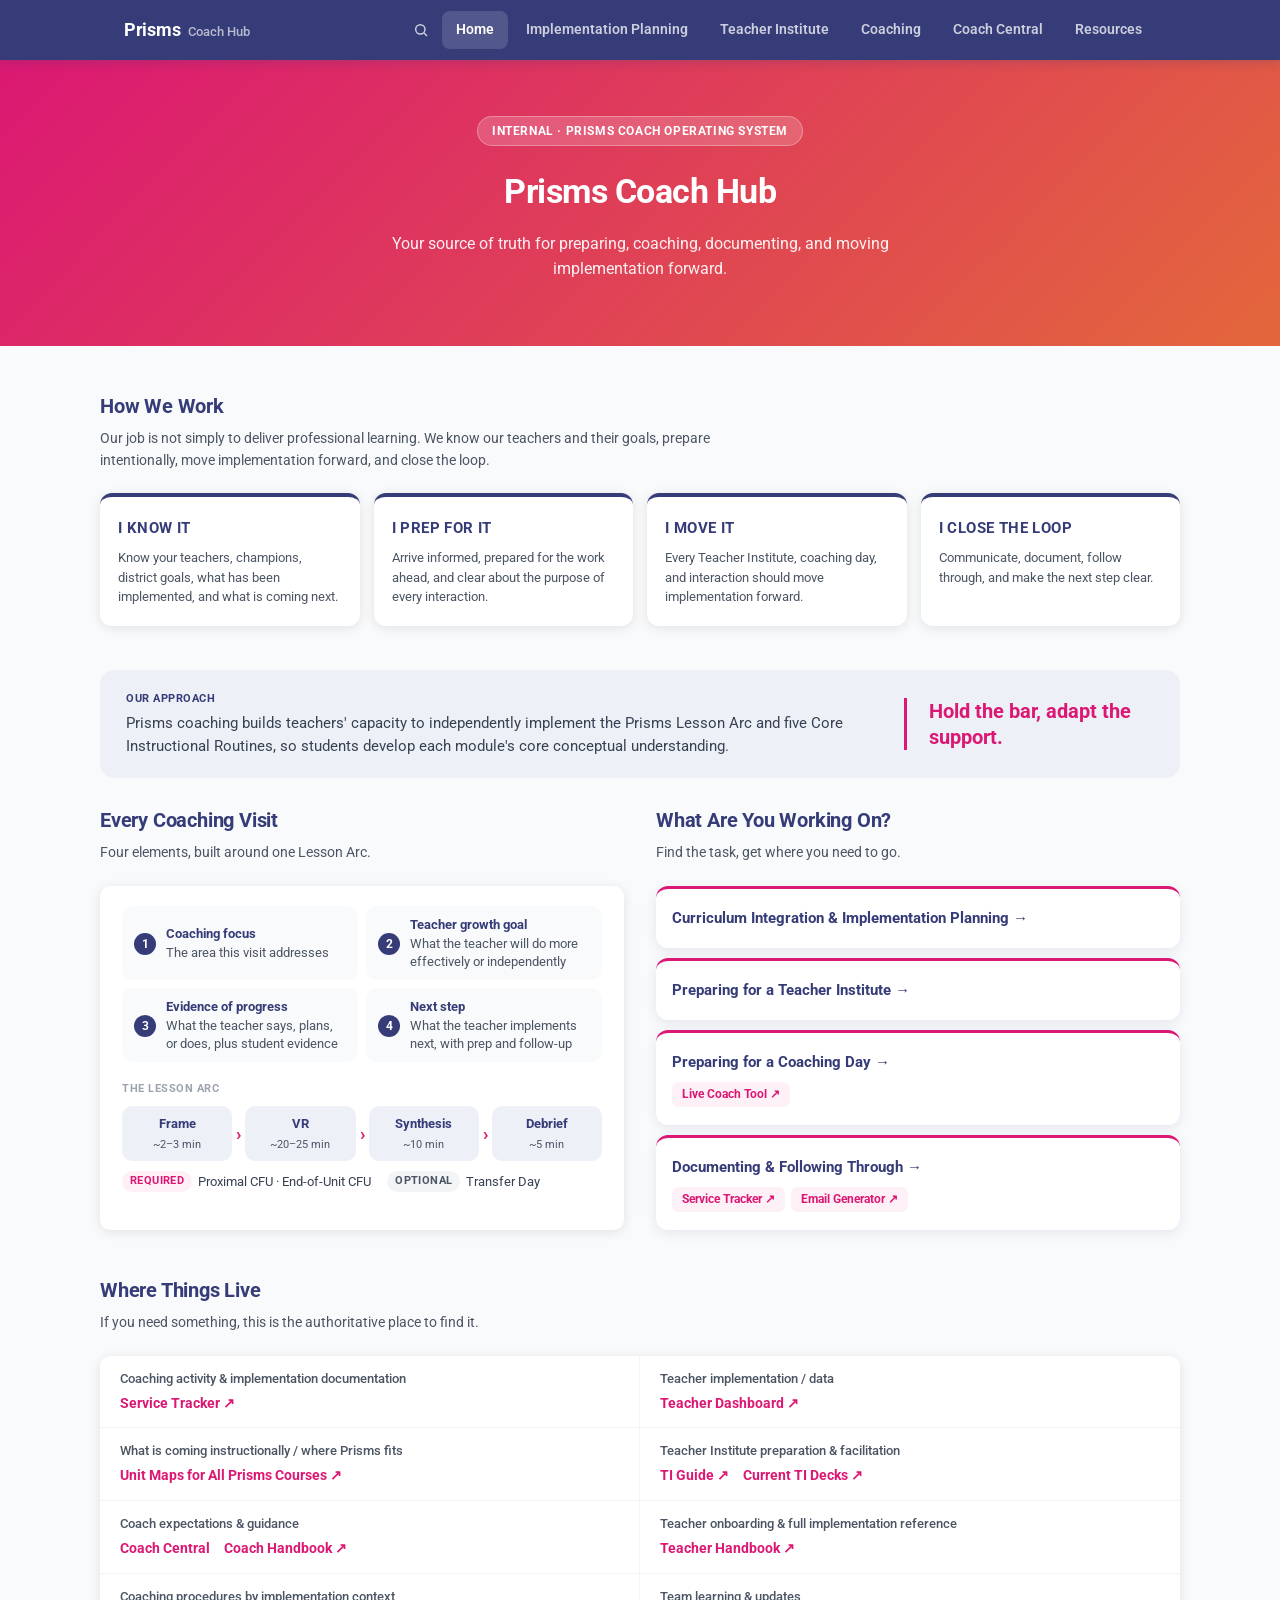
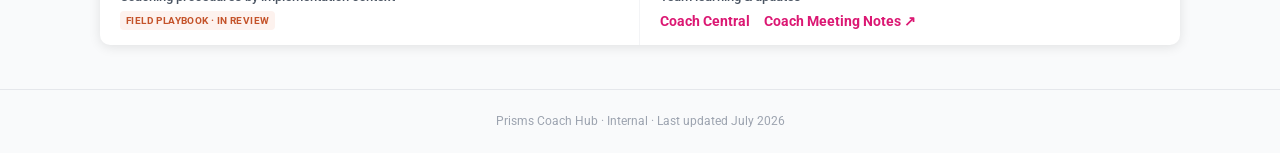
<file: index.html>
<!DOCTYPE html>
<html lang="en">
<head>
  <meta charset="UTF-8" />
  <meta name="viewport" content="width=device-width, initial-scale=1.0" />
  <title>Prisms Coach Hub · Home</title>
  <link href="https://fonts.googleapis.com/css2?family=Roboto:wght@400;500;700&display=swap" rel="stylesheet" />
  <link rel="stylesheet" href="assets/styles.css?v=52" />
</head>
<body>

  <header class="site-header">
    <div class="site-header-inner">
      <a href="index.html" class="brand">
        <span class="brand-name">Prisms</span>
        <span class="brand-sub">Coach Hub</span>
      </a>
      <div class="header-actions">
        <button class="search-trigger" onclick="openSearch()" aria-label="Search">
          <svg width="16" height="16" viewBox="0 0 24 24" fill="none" stroke="currentColor" stroke-width="2.2"><circle cx="11" cy="11" r="7"/><line x1="21" y1="21" x2="16.65" y2="16.65"/></svg>
        </button>
        <button class="nav-toggle" aria-label="Toggle menu">☰</button>
        <nav class="nav-links">
          <a class="nav-link" href="index.html">Home</a>
          <a class="nav-link" href="integration-mapping.html">Implementation Planning</a>
          <a class="nav-link" href="teacher-institute.html">Teacher Institute</a>
          <a class="nav-link" href="coaching.html">Coaching</a>
          <a class="nav-link" href="coach-hq.html">Coach Central</a>
          <a class="nav-link" href="resources.html">Resources</a>
        </nav>
      </div>
    </div>
  </header>

  <section class="hero">
    <div class="hero-eyebrow">Internal · Prisms Coach Operating System</div>
    <div class="hero-title">Prisms Coach Hub</div>
    <div class="hero-sub">Your source of truth for preparing, coaching, documenting, and moving implementation forward.</div>
  </section>

  <section class="section">
    <div class="section-inner">
      <div class="section-title">How We Work</div>
      <div class="section-desc">Our job is not simply to deliver professional learning. We know our teachers and their goals, prepare intentionally, move implementation forward, and close the loop.</div>
      <div class="identity-grid">
        <div class="identity-card">
          <div class="identity-card-title">I Know It</div>
          <div class="identity-card-desc">Know your teachers, champions, district goals, what has been implemented, and what is coming next.</div>
        </div>
        <div class="identity-card">
          <div class="identity-card-title">I Prep For It</div>
          <div class="identity-card-desc">Arrive informed, prepared for the work ahead, and clear about the purpose of every interaction.</div>
        </div>
        <div class="identity-card">
          <div class="identity-card-title">I Move It</div>
          <div class="identity-card-desc">Every Teacher Institute, coaching day, and interaction should move implementation forward.</div>
        </div>
        <div class="identity-card">
          <div class="identity-card-title">I Close the Loop</div>
          <div class="identity-card-desc">Communicate, document, follow through, and make the next step clear.</div>
        </div>
      </div>
    </div>
  </section>

  <section class="section" style="padding-top: 0;">
    <div class="section-inner">
      <div class="approach-banner">
        <div class="approach-banner-text">
          <div class="approach-banner-title">Our Approach</div>
          Prisms coaching builds teachers' capacity to independently implement the Prisms Lesson Arc and five Core Instructional Routines, so students develop each module's core conceptual understanding.
        </div>
        <div class="approach-tagline">Hold the bar, adapt the support.</div>
      </div>

    <div class="approach-split">
      <div class="approach-col">
        <div class="section-title">Every Coaching Visit</div>
        <div class="section-desc">Four elements, built around one Lesson Arc.</div>
        <div class="card approach-card">
          <div class="element-grid">
            <div class="element"><span class="element-num">1</span><div><strong>Coaching focus</strong>The area this visit addresses</div></div>
            <div class="element"><span class="element-num">2</span><div><strong>Teacher growth goal</strong>What the teacher will do more effectively or independently</div></div>
            <div class="element"><span class="element-num">3</span><div><strong>Evidence of progress</strong>What the teacher says, plans, or does, plus student evidence</div></div>
            <div class="element"><span class="element-num">4</span><div><strong>Next step</strong>What the teacher implements next, with prep and follow-up</div></div>
          </div>
          <div class="approach-label">The Lesson Arc</div>
          <div class="arc-flow">
            <div class="arc-block"><strong>Frame</strong><span>~2–3 min</span></div>
            <span class="arc-arrow">›</span>
            <div class="arc-block"><strong>VR</strong><span>~20–25 min</span></div>
            <span class="arc-arrow">›</span>
            <div class="arc-block"><strong>Synthesis</strong><span>~10 min</span></div>
            <span class="arc-arrow">›</span>
            <div class="arc-block"><strong>Debrief</strong><span>~5 min</span></div>
          </div>
          <div class="arc-assess">
            <span class="arc-group"><span class="arc-badge arc-badge-req">Required</span>Proximal CFU · End-of-Unit CFU</span>
            <span class="arc-group"><span class="arc-badge arc-badge-opt">Optional</span>Transfer Day</span>
          </div>
        </div>
      </div>

      <div class="approach-col">
      <div class="section-title">What Are You Working On?</div>
      <div class="section-desc">Find the task, get where you need to go.</div>
      <div class="action-grid">
        <div class="action-card">
          <a class="action-card-title" href="integration-mapping.html">Curriculum Integration &amp; Implementation Planning</a>
        </div>
        <div class="action-card">
          <a class="action-card-title" href="teacher-institute.html">Preparing for a Teacher Institute</a>
        </div>
        <div class="action-card action-card-has-links">
          <a class="action-card-title" href="coaching.html">Preparing for a Coaching Day</a>
          <div class="action-card-links">
            <a class="cycle-card-link" href="https://prismscoach.github.io/PrismsEmailGenerator/live-coach-tool.html" target="_blank" rel="noopener">Live Coach Tool ↗</a>
          </div>
        </div>
        <div class="action-card action-card-has-links">
          <a class="action-card-title" href="coaching.html#close-the-loop">Documenting &amp; Following Through</a>
          <div class="action-card-links">
            <a class="cycle-card-link" href="https://service.prismsvr.com/" target="_blank" rel="noopener">Service Tracker ↗</a>
            <a class="cycle-card-link" href="https://prismscoach.github.io/PrismsEmailGenerator" target="_blank" rel="noopener">Email Generator ↗</a>
          </div>
        </div>
      </div>
      </div>
    </div>
    </div>
  </section>

  <section class="section" style="padding-top: 0;">
    <div class="section-inner">
      <div class="section-title">Where Things Live</div>
      <div class="section-desc">If you need something, this is the authoritative place to find it.</div>
      <div class="truth-list">
        <div class="truth-row">
          <div class="truth-need">Coaching activity &amp; implementation documentation</div>
          <div class="truth-where"><a href="https://service.prismsvr.com/" target="_blank" rel="noopener">Service Tracker ↗</a></div>
        </div>
        <div class="truth-row">
          <div class="truth-need">Teacher implementation / data</div>
          <div class="truth-where"><a href="https://live.prismsvr.com" target="_blank" rel="noopener">Teacher Dashboard ↗</a></div>
        </div>
        <div class="truth-row">
          <div class="truth-need">What is coming instructionally / where Prisms fits</div>
          <div class="truth-where"><a href="https://docs.google.com/document/d/1P5KMK_pdKpTpYful4IcUAfwMFDizPWIRsAuM0gYCuos/view?tab=t.xg6t84ydygg0#heading=h.jd2sb1dj5eii" target="_blank" rel="noopener">Unit Maps for All Prisms Courses ↗</a></div>
        </div>
        <div class="truth-row">
          <div class="truth-need">Teacher Institute preparation &amp; facilitation</div>
          <div class="truth-where">
            <a href="https://docs.google.com/document/d/1XtAutbrFlFC32eb30raBuSGPkoK6WJgz8N25M-khRbY/view" target="_blank" rel="noopener">TI Guide ↗</a>
            <a href="https://drive.google.com/drive/folders/12lk6j9ZFXxcOVqc5LGNqAW1bhOK6K5E5" target="_blank" rel="noopener">Current TI Decks ↗</a>
          </div>
        </div>
        <div class="truth-row">
          <div class="truth-need">Coach expectations &amp; guidance</div>
          <div class="truth-where">
            <a href="coach-hq.html">Coach Central</a>
            <a href="https://docs.google.com/document/d/1s14TWryL_i0_1LQaXrnczQLfy0YZtUf19tMBjfs3yhU/edit?tab=t.0" target="_blank" rel="noopener">Coach Handbook ↗</a>
          </div>
        </div>
        <div class="truth-row">
          <div class="truth-need">Teacher onboarding &amp; full implementation reference</div>
          <div class="truth-where"><a href="https://docs.google.com/document/d/19jdgKdDj_S9fFv0Rxkt-__A_RpCIqfJlPVO00XaneGg/edit?tab=t.0" target="_blank" rel="noopener">Teacher Handbook ↗</a></div>
        </div>
        <div class="truth-row">
          <div class="truth-need">Coaching procedures by implementation context</div>
          <div class="truth-where"><span class="pending-badge">Field Playbook · In review</span></div>
        </div>
        <div class="truth-row">
          <div class="truth-need">Team learning &amp; updates</div>
          <div class="truth-where">
            <a href="coach-hq.html">Coach Central</a>
            <a href="https://drive.google.com/drive/folders/1xNmrIguMOqjNMbdMRAQB9upoG7V-f8pA?usp=drive_link" target="_blank" rel="noopener">Coach Meeting Notes ↗</a>
          </div>
        </div>
      </div>
    </div>
  </section>

    <div class="search-overlay" id="search-overlay">
    <div class="search-box">
      <input type="text" id="search-input" placeholder="Search pages and resources..." autocomplete="off" />
      <div class="search-results" id="search-results"></div>
      <div class="search-hint">Esc to close · Ctrl/Cmd+K to open</div>
    </div>
  </div>

  <footer class="site-footer">Prisms Coach Hub · Internal · Last updated July 2026</footer>

  <script src="assets/search-index.js?v=4"></script>
  <script src="assets/search.js"></script>
  <script src="assets/nav.js?v=2"></script>
</body>
</html>
</file>
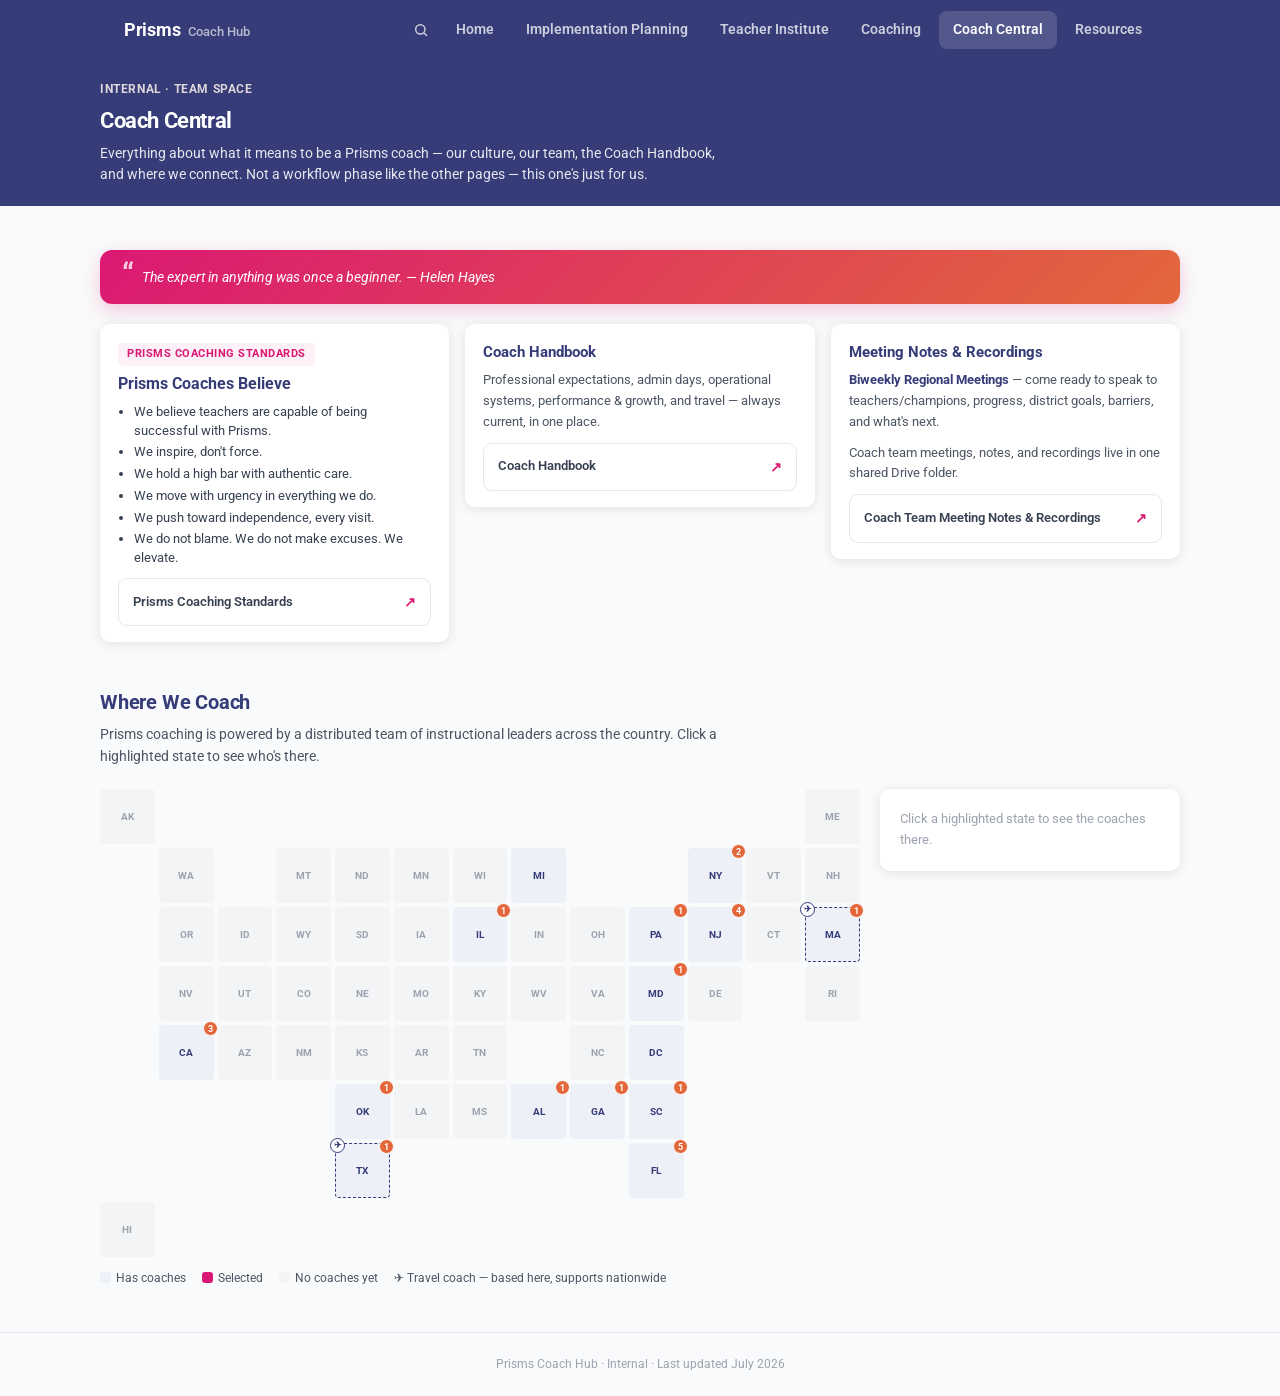
<file: coach-hq.html>
<!DOCTYPE html>
<html lang="en">
<head>
  <meta charset="UTF-8" />
  <meta name="viewport" content="width=device-width, initial-scale=1.0" />
  <title>Prisms Coach Hub · Coach Central</title>
  <link href="https://fonts.googleapis.com/css2?family=Roboto:wght@400;500;700&display=swap" rel="stylesheet" />
  <link rel="stylesheet" href="assets/styles.css?v=52" />
</head>
<body>

  <header class="site-header">
    <div class="site-header-inner">
      <a href="index.html" class="brand">
        <span class="brand-name">Prisms</span>
        <span class="brand-sub">Coach Hub</span>
      </a>
      <div class="header-actions">
        <button class="search-trigger" onclick="openSearch()" aria-label="Search">
          <svg width="16" height="16" viewBox="0 0 24 24" fill="none" stroke="currentColor" stroke-width="2.2"><circle cx="11" cy="11" r="7"/><line x1="21" y1="21" x2="16.65" y2="16.65"/></svg>
        </button>
        <button class="nav-toggle" aria-label="Toggle menu">☰</button>
        <nav class="nav-links">
          <a class="nav-link" href="index.html">Home</a>
          <a class="nav-link" href="integration-mapping.html">Implementation Planning</a>
          <a class="nav-link" href="teacher-institute.html">Teacher Institute</a>
          <a class="nav-link" href="coaching.html">Coaching</a>
          <a class="nav-link" href="coach-hq.html">Coach Central</a>
          <a class="nav-link" href="resources.html">Resources</a>
        </nav>
      </div>
    </div>
  </header>

  <div class="page-header">
    <div class="page-header-inner">
      <div class="page-eyebrow">Internal · Team Space</div>
      <div class="page-title">Coach Central</div>
      <div class="page-purpose">Everything about what it means to be a Prisms coach — our culture, our team, the Coach Handbook, and where we connect. Not a workflow phase like the other pages — this one's just for us.</div>
    </div>
  </div>

  <section class="section">
    <div class="section-inner">
      <div class="quote-banner" id="quote-banner">
        <span class="quote-mark">“</span>
        <span id="quote-text"></span>
      </div>

      <div class="three-col" style="margin-top: 16px;">
        <div class="card compact" id="standards">
          <div class="card-tag">Prisms Coaching Standards</div>
          <div class="card-title">Prisms Coaches Believe</div>
          <div class="card-body">
            <ul class="tight-list">
              <li>We believe teachers are capable of being successful with Prisms.</li>
              <li>We inspire, don't force.</li>
              <li>We hold a high bar with authentic care.</li>
              <li>We move with urgency in everything we do.</li>
              <li>We push toward independence, every visit.</li>
              <li>We do not blame. We do not make excuses. We elevate.</li>
            </ul>
          </div>
          <div class="resource-grid" style="margin-top: 10px;">
            <a class="resource-link" href="https://docs.google.com/document/d/1jV0Piqb_KyI5IpB-RTJMyGeZTNRXs5u1IIFxTKDknmE/view" target="_blank" rel="noopener"><span>Prisms Coaching Standards</span><span class="arrow">↗</span></a>
          </div>
        </div>

        <div class="card compact" id="handbook">
          <div class="card-title" style="font-size: 15px;">Coach Handbook</div>
          <div class="card-desc" style="margin-bottom: 10px;">Professional expectations, admin days, operational systems, performance &amp; growth, and travel — always current, in one place.</div>
          <div class="resource-grid">
            <a class="resource-link" href="https://docs.google.com/document/d/1s14TWryL_i0_1LQaXrnczQLfy0YZtUf19tMBjfs3yhU/edit?tab=t.0" target="_blank" rel="noopener"><span>Coach Handbook</span><span class="arrow">↗</span></a>
          </div>
        </div>

        <div class="card compact" id="meetings">
          <div class="card-title" style="font-size: 15px;">Meeting Notes &amp; Recordings</div>
          <div class="card-desc" style="margin-bottom: 10px;"><strong style="color: var(--navy);">Biweekly Regional Meetings</strong> — come ready to speak to teachers/champions, progress, district goals, barriers, and what's next.</div>
          <div class="card-desc" style="margin-bottom: 10px;">Coach team meetings, notes, and recordings live in one shared Drive folder.</div>
          <div class="resource-grid">
            <a class="resource-link" href="https://drive.google.com/drive/folders/1xNmrIguMOqjNMbdMRAQB9upoG7V-f8pA?usp=drive_link" target="_blank" rel="noopener"><span>Coach Team Meeting Notes &amp; Recordings</span><span class="arrow">↗</span></a>
          </div>
        </div>
      </div>
    </div>
  </section>

  <section class="section" id="team-map" style="padding-top: 0;">
    <div class="section-inner">
      <div class="section-title">Where We Coach</div>
      <div class="section-desc">Prisms coaching is powered by a distributed team of instructional leaders across the country. Click a highlighted state to see who's there.</div>

      <div class="map-wrap">
        <div>
          <div class="state-grid" id="state-grid"></div>
          <div class="map-legend">
            <span><span class="map-legend-swatch" style="background: var(--navy-light);"></span>Has coaches</span>
            <span><span class="map-legend-swatch" style="background: var(--pink);"></span>Selected</span>
            <span><span class="map-legend-swatch" style="background: var(--gray-100);"></span>No coaches yet</span>
            <span>✈ Travel coach — based here, supports nationwide</span>
          </div>
        </div>
        <div class="map-detail" id="map-detail">
          <div class="map-detail-empty">Click a highlighted state to see the coaches there.</div>
        </div>
      </div>
    </div>
  </section>

    <div class="search-overlay" id="search-overlay">
    <div class="search-box">
      <input type="text" id="search-input" placeholder="Search pages and resources..." autocomplete="off" />
      <div class="search-results" id="search-results"></div>
      <div class="search-hint">Esc to close · Ctrl/Cmd+K to open</div>
    </div>
  </div>

  <footer class="site-footer">Prisms Coach Hub · Internal · Last updated July 2026</footer>

  <script src="assets/coach-map-data.js?v=14"></script>
  <script>
    // Rotates daily (same quote all day, changes tomorrow) rather than on every reload.
    var QUOTES = [
      'Feedback is the breakfast of champions. — Ken Blanchard',
      "You don't have to be great to start, but you have to start to be great. — Zig Ziglar",
      'The expert in anything was once a beginner. — Helen Hayes',
      'Every visit is a chance to move a classroom forward.',
      'Coaching changes classrooms.',
      'The best coaching moment is the one where the teacher discovers the answer themselves.',
      'Small, specific feedback beats big, vague praise every time.',
      'Independence is the goal of every great coaching visit.',
      'Show up with energy. Leave them with momentum.',
      'Great coaches notice the moment before anyone else does.'
    ];
    var dayIndex = Math.floor(Date.now() / 86400000) % QUOTES.length;
    var qEl = document.getElementById('quote-text');
    if (qEl) qEl.textContent = QUOTES[dayIndex];
  </script>
  <script src="assets/search-index.js?v=4"></script>
  <script src="assets/search.js"></script>
  <script src="assets/nav.js?v=2"></script>
</body>
</html>
</file>
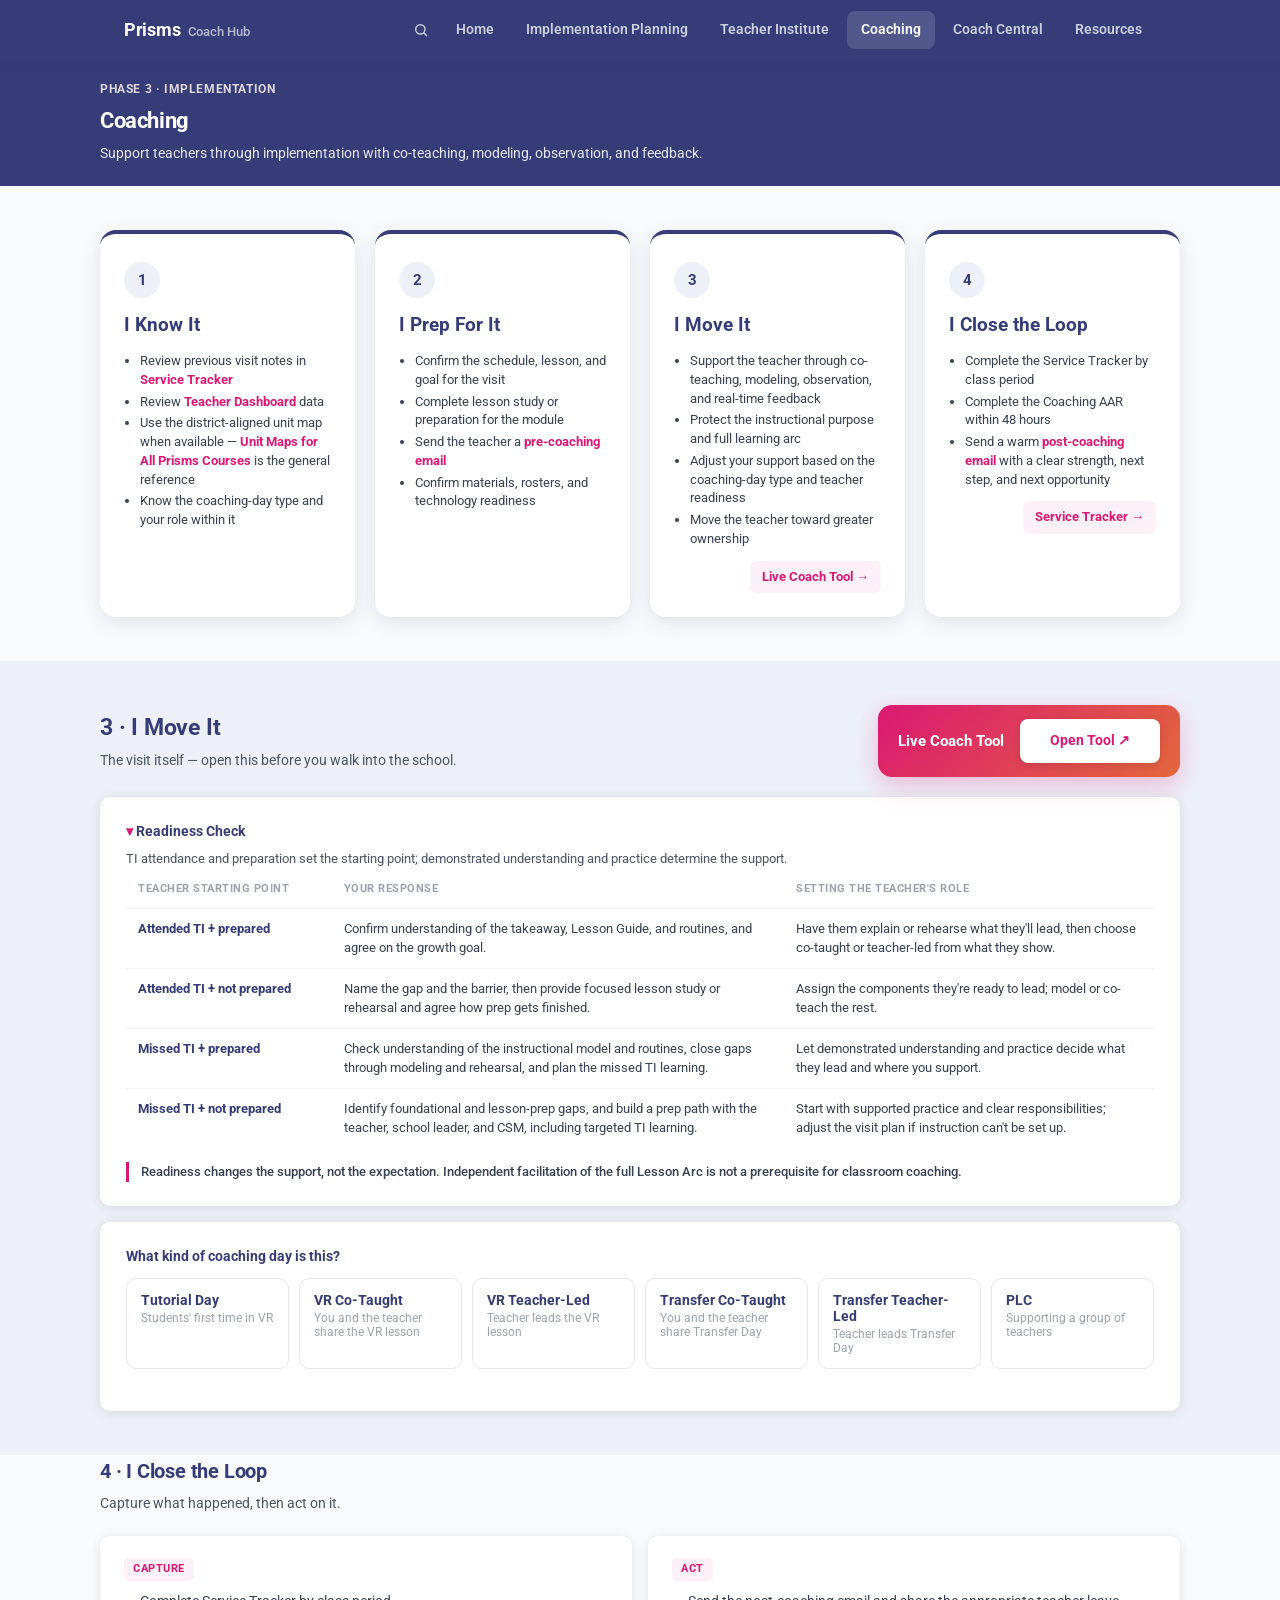
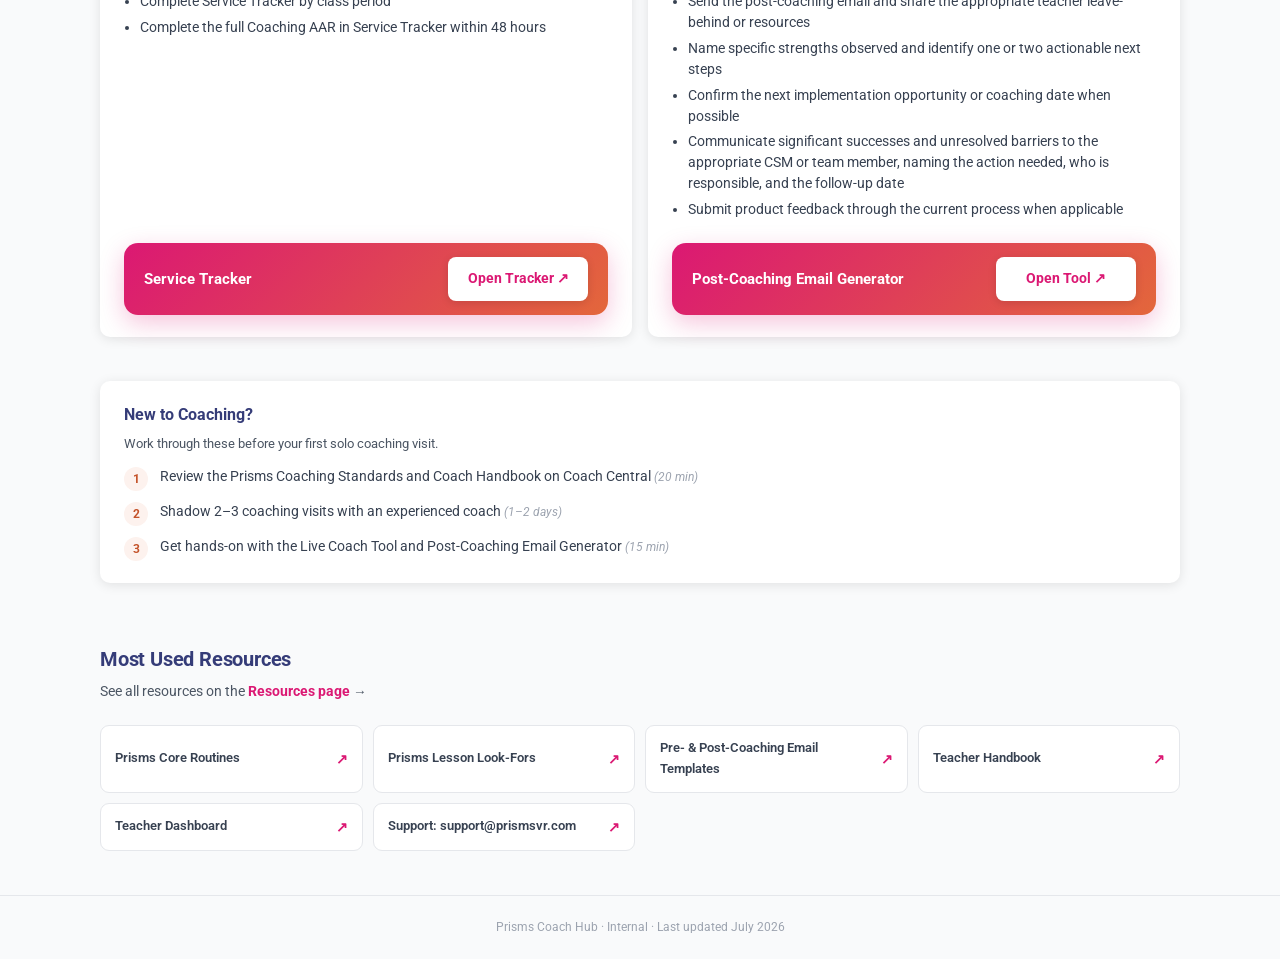
<file: coaching.html>
<!DOCTYPE html>
<html lang="en">
<head>
  <meta charset="UTF-8" />
  <meta name="viewport" content="width=device-width, initial-scale=1.0" />
  <title>Prisms Coach Hub · Coaching</title>
  <link href="https://fonts.googleapis.com/css2?family=Roboto:wght@400;500;700&display=swap" rel="stylesheet" />
  <link rel="stylesheet" href="assets/styles.css?v=52" />
  <style>
    /* Print Full Guide — page-scoped so it can't affect printing on any
       other page. #print-guide is populated just-in-time by
       coach-field-guide.js and only ever shown during print. */
    .print-guide-page { display: none; }
    @media print {
      body * { visibility: hidden; }
      .print-guide-page, .print-guide-page * { visibility: visible; }
      .print-guide-page {
        display: block; position: absolute; top: 0; left: 0; width: 100%;
        padding: 0.35in; font-family: 'Roboto', sans-serif; color: #111827;
        font-size: 12.5px;
      }
      .print-guide-page .print-header { margin-bottom: 10px; }
      .print-guide-page .print-brand { font-size: 10.5px; font-weight: 700; letter-spacing: 0.5px; text-transform: uppercase; color: #4B5563; margin-bottom: 3px; }
      .print-guide-page h1 { font-size: 19px; margin: 0; color: #353C78; }

      /* Two print columns so a full guide fits on one page where
         possible, or breaks cleanly at a section boundary onto a
         second page rather than mid-section or mid-list. */
      .print-guide-page .print-columns { column-count: 2; column-gap: 0.35in; column-rule: 1px solid #E5E7EB; }
      .print-guide-page .print-section { margin-bottom: 9px; break-inside: avoid; }
      .print-guide-page h2 { font-size: 11px; text-transform: uppercase; letter-spacing: 0.4px; color: #DB1873; margin: 0 0 3px; }
      .print-guide-page p { margin: 0 0 5px; line-height: 1.4; }
      .print-guide-page p:last-child { margin-bottom: 0; }
      .print-guide-page ul { margin: 0 0 6px; padding-left: 16px; line-height: 1.4; }
      .print-guide-page ul:last-child { margin-bottom: 0; }
      .print-guide-page li { margin-bottom: 1px; }
      .print-guide-page .print-sublabel { font-size: 10px; font-weight: 700; text-transform: uppercase; letter-spacing: 0.3px; color: #4B5563; margin: 0 0 2px; }
    }
  </style>
</head>
<body>

  <header class="site-header">
    <div class="site-header-inner">
      <a href="index.html" class="brand">
        <span class="brand-name">Prisms</span>
        <span class="brand-sub">Coach Hub</span>
      </a>
      <div class="header-actions">
        <button class="search-trigger" onclick="openSearch()" aria-label="Search">
          <svg width="16" height="16" viewBox="0 0 24 24" fill="none" stroke="currentColor" stroke-width="2.2"><circle cx="11" cy="11" r="7"/><line x1="21" y1="21" x2="16.65" y2="16.65"/></svg>
        </button>
        <button class="nav-toggle" aria-label="Toggle menu">☰</button>
        <nav class="nav-links">
          <a class="nav-link" href="index.html">Home</a>
          <a class="nav-link" href="integration-mapping.html">Implementation Planning</a>
          <a class="nav-link" href="teacher-institute.html">Teacher Institute</a>
          <a class="nav-link" href="coaching.html">Coaching</a>
          <a class="nav-link" href="coach-hq.html">Coach Central</a>
          <a class="nav-link" href="resources.html">Resources</a>
        </nav>
      </div>
    </div>
  </header>

  <div class="page-header">
    <div class="page-header-inner">
      <div class="page-eyebrow">Phase 3 · Implementation</div>
      <div class="page-title">Coaching</div>
      <div class="page-purpose">Support teachers through implementation with co-teaching, modeling, observation, and feedback.</div>
    </div>
  </div>

  <section class="section">
    <div class="section-inner">
      <div class="cycle-grid">
        <div class="cycle-card">
          <div class="cycle-num">1</div>
          <div class="cycle-card-title">I Know It</div>
          <ul class="tight-list">
            <li>Review previous visit notes in <a href="https://service.prismsvr.com/" target="_blank" rel="noopener" style="color: var(--pink); font-weight: 700;">Service Tracker</a></li>
            <li>Review <a href="https://live.prismsvr.com" target="_blank" rel="noopener" style="color: var(--pink); font-weight: 700;">Teacher Dashboard</a> data</li>
            <li>Use the district-aligned unit map when available — <a href="https://docs.google.com/document/d/1P5KMK_pdKpTpYful4IcUAfwMFDizPWIRsAuM0gYCuos/view?tab=t.xg6t84ydygg0#heading=h.jd2sb1dj5eii" target="_blank" rel="noopener" style="color: var(--pink); font-weight: 700;">Unit Maps for All Prisms Courses</a> is the general reference</li>
            <li>Know the coaching-day type and your role within it</li>
          </ul>
        </div>
        <div class="cycle-card">
          <div class="cycle-num">2</div>
          <div class="cycle-card-title">I Prep For It</div>
          <ul class="tight-list">
            <li>Confirm the schedule, lesson, and goal for the visit</li>
            <li>Complete lesson study or preparation for the module</li>
            <li>Send the teacher a <a href="https://docs.google.com/document/d/1jeIXcaorr6dDDaSQ6U_yfvreo18IChSSp82BJJpMSIk/edit?usp=sharing" target="_blank" rel="noopener" style="color: var(--pink); font-weight: 700;">pre-coaching email</a></li>
            <li>Confirm materials, rosters, and technology readiness</li>
          </ul>
        </div>
        <div class="cycle-card">
          <div class="cycle-num">3</div>
          <a class="cycle-card-title" href="#move-it">I Move It</a>
          <ul class="tight-list">
            <li>Support the teacher through co-teaching, modeling, observation, and real-time feedback</li>
            <li>Protect the instructional purpose and full learning arc</li>
            <li>Adjust your support based on the coaching-day type and teacher readiness</li>
            <li>Move the teacher toward greater ownership</li>
          </ul>
          <a class="cycle-card-link" href="https://prismscoach.github.io/PrismsEmailGenerator/live-coach-tool.html" target="_blank" rel="noopener">Live Coach Tool →</a>
        </div>
        <div class="cycle-card">
          <div class="cycle-num">4</div>
          <a class="cycle-card-title" href="#close-the-loop">I Close the Loop</a>
          <ul class="tight-list">
            <li>Complete the Service Tracker by class period</li>
            <li>Complete the Coaching AAR within 48 hours</li>
            <li>Send a warm <a href="https://prismscoach.github.io/PrismsEmailGenerator" target="_blank" rel="noopener" style="color: var(--pink); font-weight: 700;">post-coaching email</a> with a clear strength, next step, and next opportunity</li>
          </ul>
          <a class="cycle-card-link" href="https://service.prismsvr.com/" target="_blank" rel="noopener">Service Tracker →</a>
        </div>
      </div>
    </div>
  </section>

  <section class="section section-coach" id="move-it">
    <div class="section-inner">
      <div class="section-tool-row">
        <div class="section-tool-info">
          <div class="section-title">3 · I Move It</div>
          <div class="section-desc">The visit itself — open this before you walk into the school.</div>
        </div>
        <div class="tool-card tool-compact">
          <div class="tool-card-title">Live Coach Tool</div>
          <a class="tool-card-btn" href="https://prismscoach.github.io/PrismsEmailGenerator/live-coach-tool.html" target="_blank" rel="noopener">Open Tool ↗</a>
        </div>
      </div>

      <details class="field-guide-card readiness-card" id="readiness-check" open>
        <summary>Readiness Check</summary>
        <div class="readiness-intro">TI attendance and preparation set the starting point; demonstrated understanding and practice determine the support.</div>
        <table class="readiness-table">
          <thead>
            <tr><th>Teacher starting point</th><th>Your response</th><th>Setting the teacher's role</th></tr>
          </thead>
          <tbody>
            <tr>
              <th scope="row" data-label="Starting point">Attended TI + prepared</th>
              <td data-label="Your response">Confirm understanding of the takeaway, Lesson Guide, and routines, and agree on the growth goal.</td>
              <td data-label="Teacher's role">Have them explain or rehearse what they'll lead, then choose co-taught or teacher-led from what they show.</td>
            </tr>
            <tr>
              <th scope="row" data-label="Starting point">Attended TI + not prepared</th>
              <td data-label="Your response">Name the gap and the barrier, then provide focused lesson study or rehearsal and agree how prep gets finished.</td>
              <td data-label="Teacher's role">Assign the components they're ready to lead; model or co-teach the rest.</td>
            </tr>
            <tr>
              <th scope="row" data-label="Starting point">Missed TI + prepared</th>
              <td data-label="Your response">Check understanding of the instructional model and routines, close gaps through modeling and rehearsal, and plan the missed TI learning.</td>
              <td data-label="Teacher's role">Let demonstrated understanding and practice decide what they lead and where you support.</td>
            </tr>
            <tr>
              <th scope="row" data-label="Starting point">Missed TI + not prepared</th>
              <td data-label="Your response">Identify foundational and lesson-prep gaps, and build a prep path with the teacher, school leader, and CSM, including targeted TI learning.</td>
              <td data-label="Teacher's role">Start with supported practice and clear responsibilities; adjust the visit plan if instruction can't be set up.</td>
            </tr>
          </tbody>
        </table>
        <div class="readiness-note">Readiness changes the support, not the expectation. Independent facilitation of the full Lesson Arc is not a prerequisite for classroom coaching.</div>
      </details>

      <div class="field-guide-card">
        <div class="fg-step">
          <div class="fg-step-label">What kind of coaching day is this?</div>
          <div class="fg-daytype-grid" id="fg-daytype-grid" role="group" aria-label="Coaching day type"></div>
        </div>
        <div id="fg-result"></div>
      </div>

    </div>
  </section>

  <div id="print-guide" class="print-guide-page"></div>

  <section class="section" id="close-the-loop" style="padding-top: 0;">
    <div class="section-inner">
      <div class="section-title">4 · I Close the Loop</div>
      <div class="section-desc">Capture what happened, then act on it.</div>

      <div class="close-grid">
        <div class="card close-col">
          <div class="card-tag">Capture</div>
          <ul class="tight-list">
            <li>Complete Service Tracker by class period</li>
            <li>Complete the full Coaching AAR in Service Tracker within 48 hours</li>
          </ul>
          <div class="tool-card tool-compact">
            <div class="tool-card-title">Service Tracker</div>
            <a class="tool-card-btn" href="https://service.prismsvr.com/" target="_blank" rel="noopener">Open Tracker ↗</a>
          </div>
        </div>

        <div class="card close-col">
          <div class="card-tag">Act</div>
          <ul class="tight-list">
            <li>Send the post-coaching email and share the appropriate teacher leave-behind or resources</li>
            <li>Name specific strengths observed and identify one or two actionable next steps</li>
            <li>Confirm the next implementation opportunity or coaching date when possible</li>
            <li>Communicate significant successes and unresolved barriers to the appropriate CSM or team member, naming the action needed, who is responsible, and the follow-up date</li>
            <li>Submit product feedback through the current process when applicable</li>
          </ul>
          <div class="tool-card tool-compact">
            <div class="tool-card-title">Post-Coaching Email Generator</div>
            <a class="tool-card-btn" href="https://prismscoach.github.io/PrismsEmailGenerator" target="_blank" rel="noopener">Open Tool ↗</a>
          </div>
        </div>
      </div>
    </div>
  </section>

  <section class="section" id="new-to-coaching" style="padding-top: 0;">
    <div class="section-inner">
      <div class="card">
        <div class="card-title">New to Coaching?</div>
        <div class="card-desc">Work through these before your first solo coaching visit.</div>
        <div class="checklist">
          <div class="checklist-step"><div class="checklist-num">1</div><div class="checklist-text">Review the Prisms Coaching Standards and Coach Handbook on Coach Central <span class="checklist-time">(20 min)</span></div></div>
          <div class="checklist-step"><div class="checklist-num">2</div><div class="checklist-text">Shadow 2–3 coaching visits with an experienced coach <span class="checklist-time">(1–2 days)</span></div></div>
          <div class="checklist-step"><div class="checklist-num">3</div><div class="checklist-text">Get hands-on with the Live Coach Tool and Post-Coaching Email Generator <span class="checklist-time">(15 min)</span></div></div>
        </div>
      </div>
    </div>
  </section>

  <section class="section" style="padding-top: 0;">
    <div class="section-inner">
      <div class="section-title">Most Used Resources</div>
      <div class="section-desc">See all resources on the <a href="resources.html#coaching-tools" style="color: var(--pink); font-weight: 700;">Resources page</a> →</div>
      <div class="resource-grid">
        <a class="resource-link" href="https://docs.google.com/document/d/1TtxhCRBNaNocMTXPG6MrU-wgE-knsLJNV24h0D1i8NU/edit?tab=t.0" target="_blank" rel="noopener"><span>Prisms Core Routines</span><span class="arrow">↗</span></a>
        <a class="resource-link" href="https://docs.google.com/document/d/1LG00DVEB1HZgPWeqTmHVbc5MHAESemO9HJmmho8jp14/edit?tab=t.0" target="_blank" rel="noopener"><span>Prisms Lesson Look-Fors</span><span class="arrow">↗</span></a>
        <a class="resource-link" href="https://docs.google.com/document/d/1jeIXcaorr6dDDaSQ6U_yfvreo18IChSSp82BJJpMSIk/edit?usp=sharing" target="_blank" rel="noopener"><span>Pre- &amp; Post-Coaching Email Templates</span><span class="arrow">↗</span></a>
        <a class="resource-link" href="https://docs.google.com/document/d/19jdgKdDj_S9fFv0Rxkt-__A_RpCIqfJlPVO00XaneGg/edit?tab=t.0" target="_blank" rel="noopener"><span>Teacher Handbook</span><span class="arrow">↗</span></a>
        <a class="resource-link" href="https://live.prismsvr.com" target="_blank" rel="noopener"><span>Teacher Dashboard</span><span class="arrow">↗</span></a>
        <a class="resource-link" href="mailto:support@prismsvr.com"><span>Support: support@prismsvr.com</span><span class="arrow">↗</span></a>
      </div>
    </div>
  </section>

    <div class="search-overlay" id="search-overlay">
    <div class="search-box">
      <input type="text" id="search-input" placeholder="Search pages and resources..." autocomplete="off" />
      <div class="search-results" id="search-results"></div>
      <div class="search-hint">Esc to close · Ctrl/Cmd+K to open</div>
    </div>
  </div>

  <footer class="site-footer">Prisms Coach Hub · Internal · Last updated July 2026</footer>

  <script src="assets/coach-field-guide-data.js?v=12"></script>
  <script src="assets/coach-field-guide.js?v=9"></script>
  <script src="assets/search-index.js?v=4"></script>
  <script src="assets/search.js"></script>
  <script src="assets/nav.js?v=2"></script>
</body>
</html>
</file>
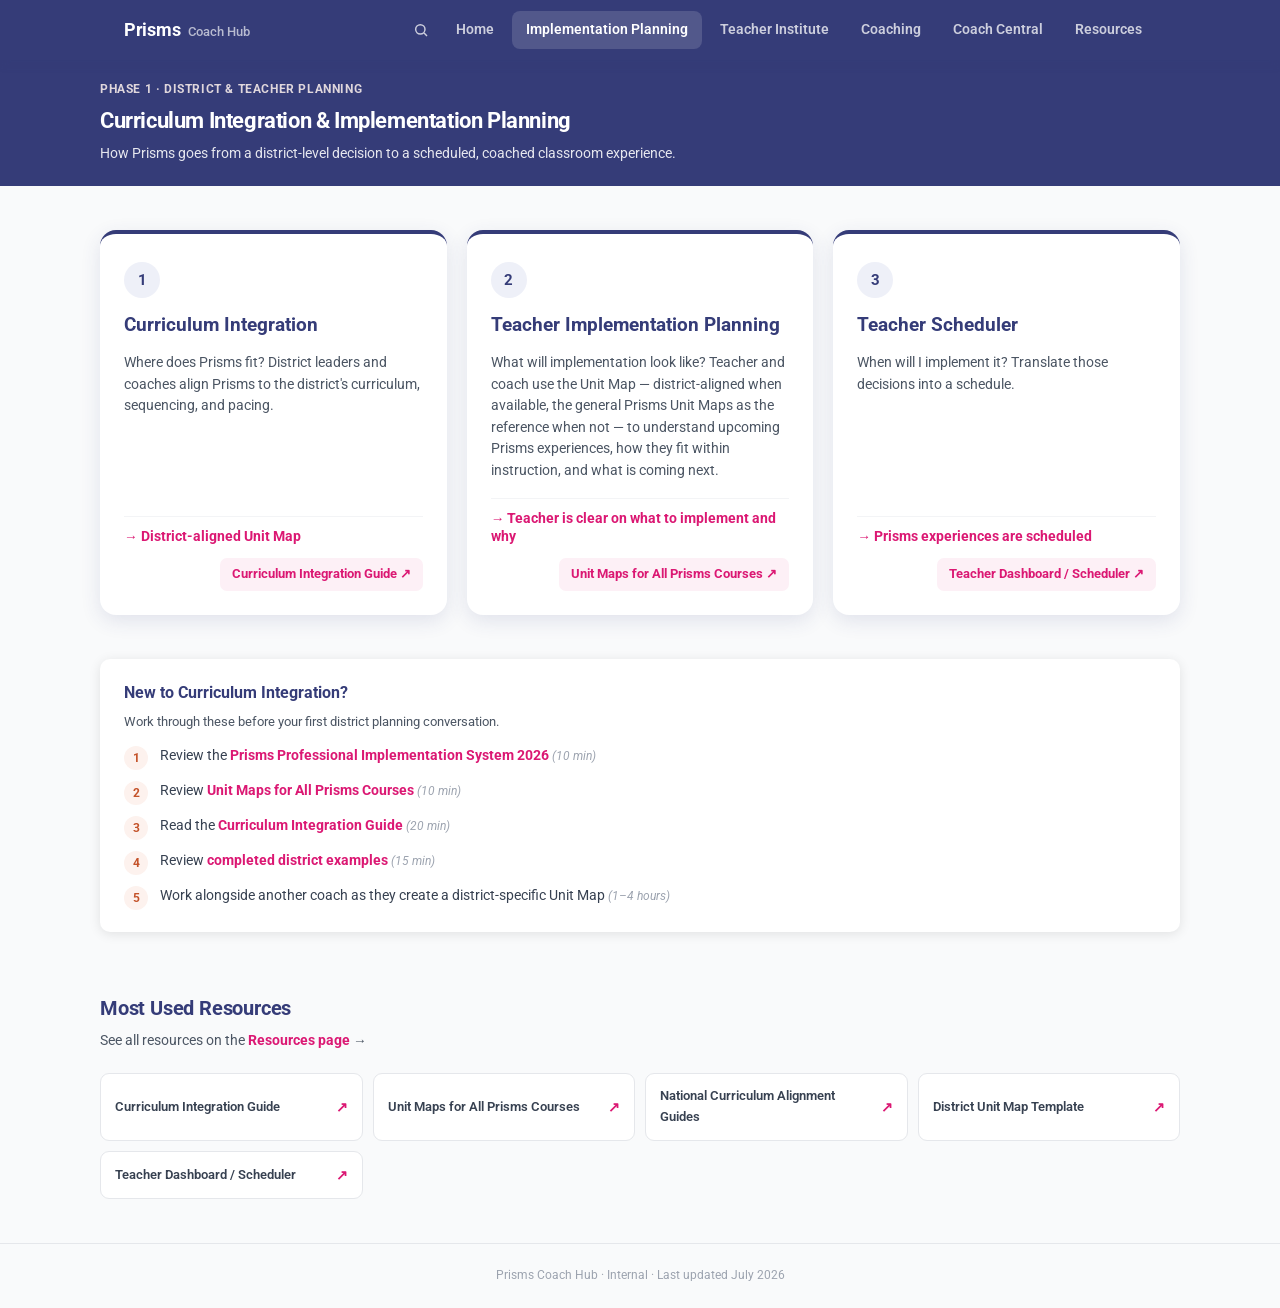
<file: integration-mapping.html>
<!DOCTYPE html>
<html lang="en">
<head>
  <meta charset="UTF-8" />
  <meta name="viewport" content="width=device-width, initial-scale=1.0" />
  <title>Prisms Coach Hub · Implementation Planning</title>
  <link href="https://fonts.googleapis.com/css2?family=Roboto:wght@400;500;700&display=swap" rel="stylesheet" />
  <link rel="stylesheet" href="assets/styles.css?v=52" />
</head>
<body>

  <header class="site-header">
    <div class="site-header-inner">
      <a href="index.html" class="brand">
        <span class="brand-name">Prisms</span>
        <span class="brand-sub">Coach Hub</span>
      </a>
      <div class="header-actions">
        <button class="search-trigger" onclick="openSearch()" aria-label="Search">
          <svg width="16" height="16" viewBox="0 0 24 24" fill="none" stroke="currentColor" stroke-width="2.2"><circle cx="11" cy="11" r="7"/><line x1="21" y1="21" x2="16.65" y2="16.65"/></svg>
        </button>
        <button class="nav-toggle" aria-label="Toggle menu">☰</button>
        <nav class="nav-links">
          <a class="nav-link" href="index.html">Home</a>
          <a class="nav-link" href="integration-mapping.html">Implementation Planning</a>
          <a class="nav-link" href="teacher-institute.html">Teacher Institute</a>
          <a class="nav-link" href="coaching.html">Coaching</a>
          <a class="nav-link" href="coach-hq.html">Coach Central</a>
          <a class="nav-link" href="resources.html">Resources</a>
        </nav>
      </div>
    </div>
  </header>

  <div class="page-header">
    <div class="page-header-inner">
      <div class="page-eyebrow">Phase 1 · District &amp; Teacher Planning</div>
      <div class="page-title">Curriculum Integration &amp; Implementation Planning</div>
      <div class="page-purpose">How Prisms goes from a district-level decision to a scheduled, coached classroom experience.</div>
    </div>
  </div>

  <section class="section">
    <div class="section-inner">
      <div class="cycle-grid cycle-grid-3">
        <div class="cycle-card">
          <div class="cycle-num">1</div>
          <div class="cycle-card-title">Curriculum Integration</div>
          <div class="cycle-card-desc">Where does Prisms fit? District leaders and coaches align Prisms to the district's curriculum, sequencing, and pacing.</div>
          <div class="cycle-outcome">→ District-aligned Unit Map</div>
          <a class="cycle-card-link" href="https://docs.google.com/document/d/1H5uUG235qN3sxSzs_bydtkKv8MQqwhj8FZpcGyqnOeU/edit?tab=t.0" target="_blank" rel="noopener">Curriculum Integration Guide ↗</a>
        </div>
        <div class="cycle-card">
          <div class="cycle-num">2</div>
          <div class="cycle-card-title">Teacher Implementation Planning</div>
          <div class="cycle-card-desc">What will implementation look like? Teacher and coach use the Unit Map — district-aligned when available, the general Prisms Unit Maps as the reference when not — to understand upcoming Prisms experiences, how they fit within instruction, and what is coming next.</div>
          <div class="cycle-outcome">→ Teacher is clear on what to implement and why</div>
          <a class="cycle-card-link" href="https://docs.google.com/document/d/1P5KMK_pdKpTpYful4IcUAfwMFDizPWIRsAuM0gYCuos/view?tab=t.xg6t84ydygg0#heading=h.jd2sb1dj5eii" target="_blank" rel="noopener">Unit Maps for All Prisms Courses ↗</a>
        </div>
        <div class="cycle-card">
          <div class="cycle-num">3</div>
          <div class="cycle-card-title">Teacher Scheduler</div>
          <div class="cycle-card-desc">When will I implement it? Translate those decisions into a schedule.</div>
          <div class="cycle-outcome">→ Prisms experiences are scheduled</div>
          <a class="cycle-card-link" href="https://live.prismsvr.com" target="_blank" rel="noopener">Teacher Dashboard / Scheduler ↗</a>
        </div>
      </div>
    </div>
  </section>

  <section class="section" style="padding-top: 0;">
    <div class="section-inner">
      <div class="card">
        <div class="card-title">New to Curriculum Integration?</div>
        <div class="card-desc">Work through these before your first district planning conversation.</div>
        <div class="checklist">
          <div class="checklist-step"><div class="checklist-num">1</div><div class="checklist-text">Review the <a href="https://docs.google.com/document/d/1nvUC_94A8tob7TDFd5qoo3TYTVFsc1duJxPryFcYrbg/edit?tab=t.xjw9xxfvkkqw" target="_blank" rel="noopener" style="color: var(--pink); font-weight: 700;">Prisms Professional Implementation System 2026</a> <span class="checklist-time">(10 min)</span></div></div>
          <div class="checklist-step"><div class="checklist-num">2</div><div class="checklist-text">Review <a href="https://docs.google.com/document/d/1P5KMK_pdKpTpYful4IcUAfwMFDizPWIRsAuM0gYCuos/view?tab=t.v6rd3cc57bgo#heading=h.o9wirzwvsod8" target="_blank" rel="noopener" style="color: var(--pink); font-weight: 700;">Unit Maps for All Prisms Courses</a> <span class="checklist-time">(10 min)</span></div></div>
          <div class="checklist-step"><div class="checklist-num">3</div><div class="checklist-text">Read the <a href="https://docs.google.com/document/d/1H5uUG235qN3sxSzs_bydtkKv8MQqwhj8FZpcGyqnOeU/edit?tab=t.0" target="_blank" rel="noopener" style="color: var(--pink); font-weight: 700;">Curriculum Integration Guide</a> <span class="checklist-time">(20 min)</span></div></div>
          <div class="checklist-step"><div class="checklist-num">4</div><div class="checklist-text">Review <a href="https://docs.google.com/spreadsheets/d/1DdtwQVWK3ikkGXRfRUeun6N_Ccmvg9YNHZKAcnMd_Io/edit?gid=1477470822#gid=1477470822" target="_blank" rel="noopener" style="color: var(--pink); font-weight: 700;">completed district examples</a> <span class="checklist-time">(15 min)</span></div></div>
          <div class="checklist-step"><div class="checklist-num">5</div><div class="checklist-text">Work alongside another coach as they create a district-specific Unit Map <span class="checklist-time">(1–4 hours)</span></div></div>
        </div>
      </div>
    </div>
  </section>

  <section class="section" id="most-used-resources" style="padding-top: 0;">
    <div class="section-inner">
      <div class="section-title">Most Used Resources</div>
      <div class="section-desc">See all resources on the <a href="resources.html#curriculum" style="color: var(--pink); font-weight: 700;">Resources page</a> →</div>
      <div class="resource-grid">
        <a class="resource-link" href="https://docs.google.com/document/d/1H5uUG235qN3sxSzs_bydtkKv8MQqwhj8FZpcGyqnOeU/edit?tab=t.0" target="_blank" rel="noopener"><span>Curriculum Integration Guide</span><span class="arrow">↗</span></a>
        <a class="resource-link" href="https://docs.google.com/document/d/1P5KMK_pdKpTpYful4IcUAfwMFDizPWIRsAuM0gYCuos/view?tab=t.xg6t84ydygg0#heading=h.jd2sb1dj5eii" target="_blank" rel="noopener"><span>Unit Maps for All Prisms Courses</span><span class="arrow">↗</span></a>
        <a class="resource-link" href="https://drive.google.com/drive/folders/12eULy2MjiDhcIKcT2i3qvk5QSktS7FOL" target="_blank" rel="noopener"><span>National Curriculum Alignment Guides</span><span class="arrow">↗</span></a>
        <a class="resource-link" href="https://docs.google.com/document/d/1k-GOisT27aQoPkDxyrlcECqht5jpxTi-wQFpJVENgLc/edit?tab=t.v6rd3cc57bgo#heading=h.o9wirzwvsod8" target="_blank" rel="noopener"><span>District Unit Map Template</span><span class="arrow">↗</span></a>
        <a class="resource-link" href="https://live.prismsvr.com" target="_blank" rel="noopener"><span>Teacher Dashboard / Scheduler</span><span class="arrow">↗</span></a>
      </div>
    </div>
  </section>

    <div class="search-overlay" id="search-overlay">
    <div class="search-box">
      <input type="text" id="search-input" placeholder="Search pages and resources..." autocomplete="off" />
      <div class="search-results" id="search-results"></div>
      <div class="search-hint">Esc to close · Ctrl/Cmd+K to open</div>
    </div>
  </div>

  <footer class="site-footer">Prisms Coach Hub · Internal · Last updated July 2026</footer>

  <script src="assets/search-index.js?v=4"></script>
  <script src="assets/search.js"></script>
  <script src="assets/nav.js?v=2"></script>
</body>
</html>
</file>
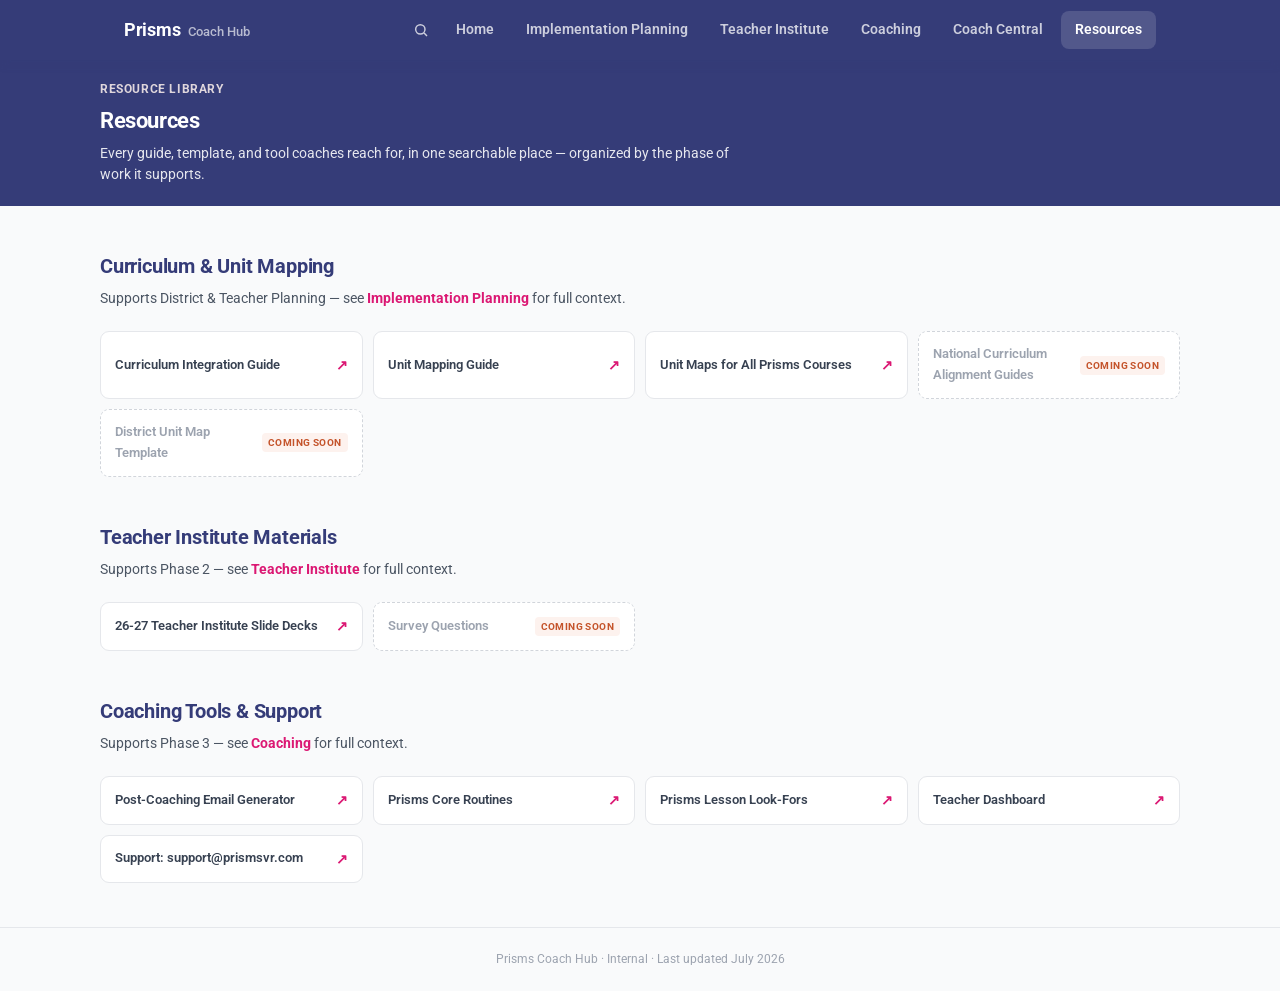
<file: resources.html>
<!DOCTYPE html>
<html lang="en">
<head>
  <meta charset="UTF-8" />
  <meta name="viewport" content="width=device-width, initial-scale=1.0" />
  <title>Prisms Coach Hub · Resources</title>
  <link href="https://fonts.googleapis.com/css2?family=Roboto:wght@400;500;700&display=swap" rel="stylesheet" />
  <link rel="stylesheet" href="assets/styles.css?v=52" />
</head>
<body>

  <header class="site-header">
    <div class="site-header-inner">
      <a href="index.html" class="brand">
        <span class="brand-name">Prisms</span>
        <span class="brand-sub">Coach Hub</span>
      </a>
      <div class="header-actions">
        <button class="search-trigger" onclick="openSearch()" aria-label="Search">
          <svg width="16" height="16" viewBox="0 0 24 24" fill="none" stroke="currentColor" stroke-width="2.2"><circle cx="11" cy="11" r="7"/><line x1="21" y1="21" x2="16.65" y2="16.65"/></svg>
        </button>
        <button class="nav-toggle" aria-label="Toggle menu">☰</button>
        <nav class="nav-links">
          <a class="nav-link" href="index.html">Home</a>
          <a class="nav-link" href="integration-mapping.html">Implementation Planning</a>
          <a class="nav-link" href="teacher-institute.html">Teacher Institute</a>
          <a class="nav-link" href="coaching.html">Coaching</a>
          <a class="nav-link" href="coach-hq.html">Coach Central</a>
          <a class="nav-link" href="resources.html">Resources</a>
        </nav>
      </div>
    </div>
  </header>

  <div class="page-header">
    <div class="page-header-inner">
      <div class="page-eyebrow">Resource Library</div>
      <div class="page-title">Resources</div>
      <div class="page-purpose">Every guide, template, and tool coaches reach for, in one searchable place — organized by the phase of work it supports.</div>
    </div>
  </div>

  <section class="section" id="curriculum">
    <div class="section-inner">
      <div class="section-title">Curriculum &amp; Unit Mapping</div>
      <div class="section-desc">Supports District &amp; Teacher Planning — see <a href="integration-mapping.html" style="color: var(--pink); font-weight: 700;">Implementation Planning</a> for full context.</div>
      <div class="resource-grid">
        <a class="resource-link" href="https://docs.google.com/document/d/1H5uUG235qN3sxSzs_bydtkKv8MQqwhj8FZpcGyqnOeU/edit?tab=t.0" target="_blank" rel="noopener"><span>Curriculum Integration Guide</span><span class="arrow">↗</span></a>
        <a class="resource-link" href="https://docs.google.com/document/d/10JtF69l4mQAZFohzve_5WXhrs7tCGXJBB5m9cnfZ07U/view?tab=t.0#heading=h.kkvror2mlpeq" target="_blank" rel="noopener"><span>Unit Mapping Guide</span><span class="arrow">↗</span></a>
        <a class="resource-link" href="https://docs.google.com/document/d/1P5KMK_pdKpTpYful4IcUAfwMFDizPWIRsAuM0gYCuos/view?tab=t.xg6t84ydygg0#heading=h.jd2sb1dj5eii" target="_blank" rel="noopener"><span>Unit Maps for All Prisms Courses</span><span class="arrow">↗</span></a>
        <div class="resource-link pending"><span>National Curriculum Alignment Guides</span><span class="pending-badge">Coming soon</span></div>
        <div class="resource-link pending"><span>District Unit Map Template</span><span class="pending-badge">Coming soon</span></div>
      </div>
    </div>
  </section>

  <section class="section" id="teacher-institute-resources" style="padding-top: 0;">
    <div class="section-inner">
      <div class="section-title">Teacher Institute Materials</div>
      <div class="section-desc">Supports Phase 2 — see <a href="teacher-institute.html" style="color: var(--pink); font-weight: 700;">Teacher Institute</a> for full context.</div>
      <div class="resource-grid">
        <a class="resource-link" href="https://drive.google.com/drive/folders/12lk6j9ZFXxcOVqc5LGNqAW1bhOK6K5E5" target="_blank" rel="noopener"><span>26-27 Teacher Institute Slide Decks</span><span class="arrow">↗</span></a>
        <div class="resource-link pending"><span>Survey Questions</span><span class="pending-badge">Coming soon</span></div>
      </div>
    </div>
  </section>

  <section class="section" id="coaching-tools" style="padding-top: 0;">
    <div class="section-inner">
      <div class="section-title">Coaching Tools &amp; Support</div>
      <div class="section-desc">Supports Phase 3 — see <a href="coaching.html" style="color: var(--pink); font-weight: 700;">Coaching</a> for full context.</div>
      <div class="resource-grid">
        <a class="resource-link" href="https://prismscoach.github.io/PrismsEmailGenerator" target="_blank" rel="noopener"><span>Post-Coaching Email Generator</span><span class="arrow">↗</span></a>
        <a class="resource-link" href="https://docs.google.com/document/d/1TtxhCRBNaNocMTXPG6MrU-wgE-knsLJNV24h0D1i8NU/edit?tab=t.0" target="_blank" rel="noopener"><span>Prisms Core Routines</span><span class="arrow">↗</span></a>
        <a class="resource-link" href="https://docs.google.com/document/d/1LG00DVEB1HZgPWeqTmHVbc5MHAESemO9HJmmho8jp14/edit?tab=t.0" target="_blank" rel="noopener"><span>Prisms Lesson Look-Fors</span><span class="arrow">↗</span></a>
        <a class="resource-link" href="https://live.prismsvr.com" target="_blank" rel="noopener"><span>Teacher Dashboard</span><span class="arrow">↗</span></a>
        <a class="resource-link" href="mailto:support@prismsvr.com"><span>Support: support@prismsvr.com</span><span class="arrow">↗</span></a>
      </div>
    </div>
  </section>

    <div class="search-overlay" id="search-overlay">
    <div class="search-box">
      <input type="text" id="search-input" placeholder="Search pages and resources..." autocomplete="off" />
      <div class="search-results" id="search-results"></div>
      <div class="search-hint">Esc to close · Ctrl/Cmd+K to open</div>
    </div>
  </div>

  <footer class="site-footer">Prisms Coach Hub · Internal · Last updated July 2026</footer>

  <script src="assets/search-index.js?v=4"></script>
  <script src="assets/search.js"></script>
  <script src="assets/nav.js?v=2"></script>
</body>
</html>
</file>
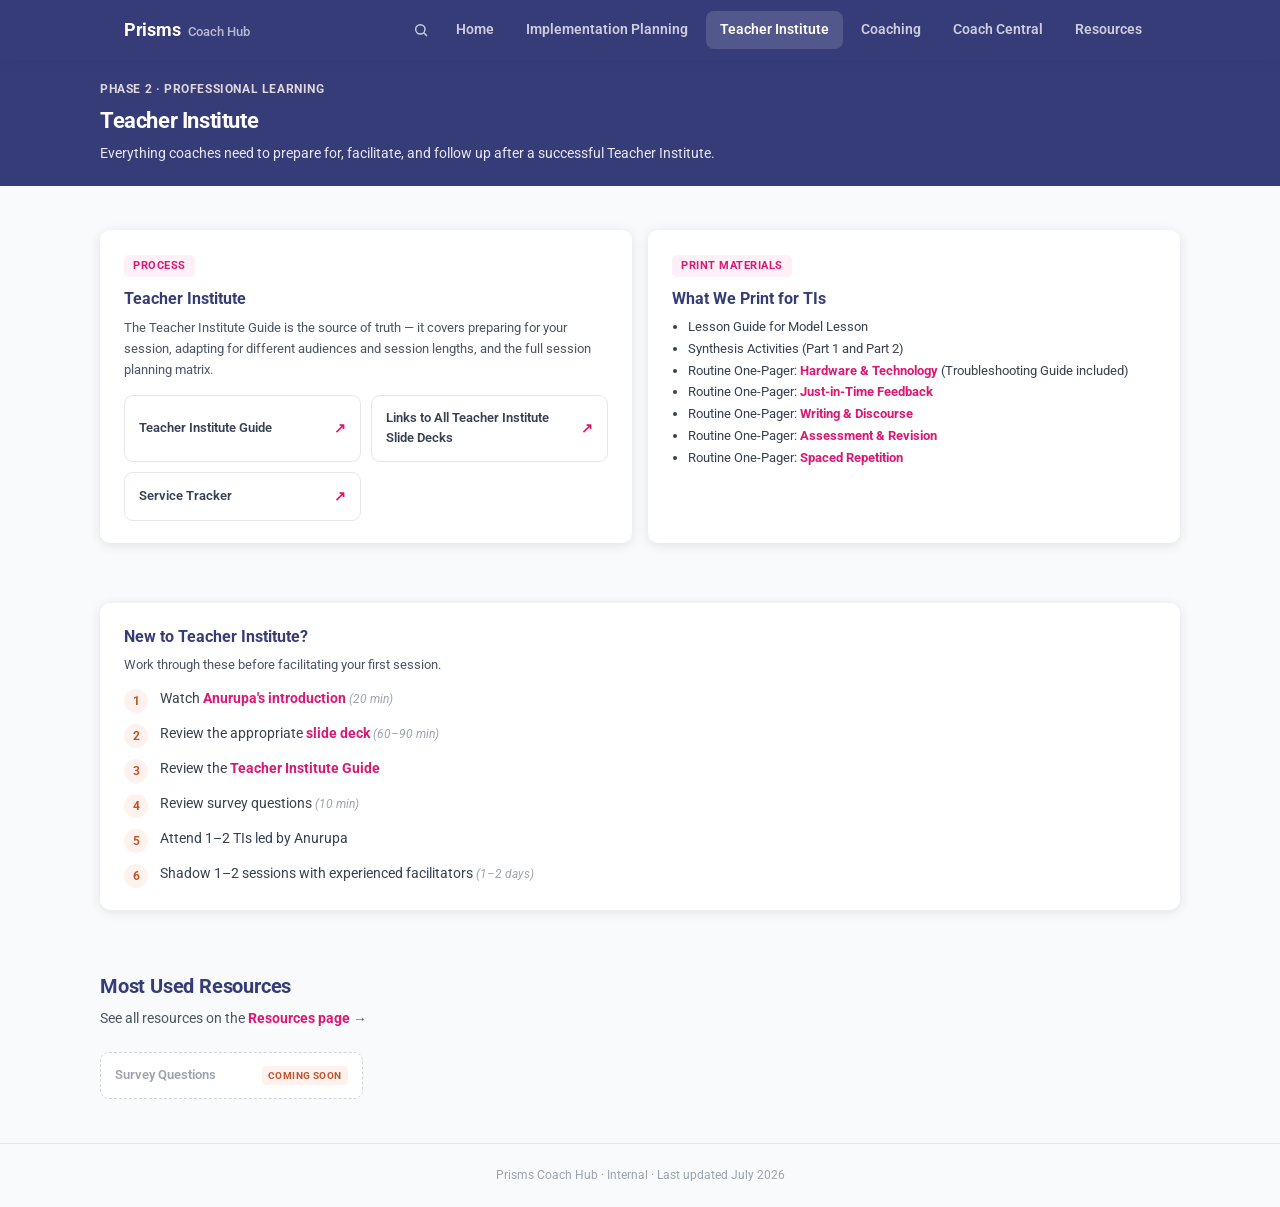
<file: teacher-institute.html>
<!DOCTYPE html>
<html lang="en">
<head>
  <meta charset="UTF-8" />
  <meta name="viewport" content="width=device-width, initial-scale=1.0" />
  <title>Prisms Coach Hub · Teacher Institute</title>
  <link href="https://fonts.googleapis.com/css2?family=Roboto:wght@400;500;700&display=swap" rel="stylesheet" />
  <link rel="stylesheet" href="assets/styles.css?v=52" />
</head>
<body>

  <header class="site-header">
    <div class="site-header-inner">
      <a href="index.html" class="brand">
        <span class="brand-name">Prisms</span>
        <span class="brand-sub">Coach Hub</span>
      </a>
      <div class="header-actions">
        <button class="search-trigger" onclick="openSearch()" aria-label="Search">
          <svg width="16" height="16" viewBox="0 0 24 24" fill="none" stroke="currentColor" stroke-width="2.2"><circle cx="11" cy="11" r="7"/><line x1="21" y1="21" x2="16.65" y2="16.65"/></svg>
        </button>
        <button class="nav-toggle" aria-label="Toggle menu">☰</button>
        <nav class="nav-links">
          <a class="nav-link" href="index.html">Home</a>
          <a class="nav-link" href="integration-mapping.html">Implementation Planning</a>
          <a class="nav-link" href="teacher-institute.html">Teacher Institute</a>
          <a class="nav-link" href="coaching.html">Coaching</a>
          <a class="nav-link" href="coach-hq.html">Coach Central</a>
          <a class="nav-link" href="resources.html">Resources</a>
        </nav>
      </div>
    </div>
  </header>

  <div class="page-header">
    <div class="page-header-inner">
      <div class="page-eyebrow">Phase 2 · Professional Learning</div>
      <div class="page-title">Teacher Institute</div>
      <div class="page-purpose">Everything coaches need to prepare for, facilitate, and follow up after a successful Teacher Institute.</div>
    </div>
  </div>

  <section class="section">
    <div class="section-inner two-col">
      <div class="card">
        <div class="card-tag">Process</div>
        <div class="card-title">Teacher Institute</div>
        <div class="card-desc">The Teacher Institute Guide is the source of truth — it covers preparing for your session, adapting for different audiences and session lengths, and the full session planning matrix.</div>
        <div class="resource-grid" style="margin-top: 14px;">
          <a class="resource-link" href="https://docs.google.com/document/d/1XtAutbrFlFC32eb30raBuSGPkoK6WJgz8N25M-khRbY/view" target="_blank" rel="noopener"><span>Teacher Institute Guide</span><span class="arrow">↗</span></a>
          <a class="resource-link" href="https://drive.google.com/drive/folders/12lk6j9ZFXxcOVqc5LGNqAW1bhOK6K5E5" target="_blank" rel="noopener"><span>Links to All Teacher Institute Slide Decks</span><span class="arrow">↗</span></a>
          <a class="resource-link" href="https://service.prismsvr.com/" target="_blank" rel="noopener"><span>Service Tracker</span><span class="arrow">↗</span></a>
        </div>
      </div>
      <div class="card">
        <div class="card-tag">Print Materials</div>
        <div class="card-title">What We Print for TIs</div>
        <div class="card-body">
          <ul class="tight-list">
            <li>Lesson Guide for Model Lesson</li>
            <li>Synthesis Activities (Part 1 and Part 2)</li>
            <li>Routine One-Pager: <a href="https://docs.google.com/document/u/0/d/131Kq3SoUH0xbrTfO9hX8bMVBVD7ZP8uYA0bbJdxx92w/view" target="_blank" rel="noopener" style="color: var(--pink); font-weight: 700;">Hardware &amp; Technology</a> (Troubleshooting Guide included)</li>
            <li>Routine One-Pager: <a href="https://docs.google.com/document/d/1tD7wYrmV7Pap2vlmk4nphd-go509Y1AQCuWJXcAVtE8/view" target="_blank" rel="noopener" style="color: var(--pink); font-weight: 700;">Just-in-Time Feedback</a></li>
            <li>Routine One-Pager: <a href="https://docs.google.com/document/d/1uUQKxixOcYQxydBR3wTAA7KQbcP831ja19Ctvu6minc/view" target="_blank" rel="noopener" style="color: var(--pink); font-weight: 700;">Writing &amp; Discourse</a></li>
            <li>Routine One-Pager: <a href="https://docs.google.com/document/d/1z6AzlSlc2FFHdFNUWYLp7OaHxU5Nt2P7iaI_xrXs59g/view" target="_blank" rel="noopener" style="color: var(--pink); font-weight: 700;">Assessment &amp; Revision</a></li>
            <li>Routine One-Pager: <a href="https://docs.google.com/document/d/1gbXToWoaYHoCdDqa3sWR5lWM8L60YJC8g8A6-ME6I4g/view" target="_blank" rel="noopener" style="color: var(--pink); font-weight: 700;">Spaced Repetition</a></li>
          </ul>
        </div>
      </div>
    </div>
  </section>

  <section class="section" style="padding-top: 0;">
    <div class="section-inner">
      <div class="card">
        <div class="card-title">New to Teacher Institute?</div>
        <div class="card-desc">Work through these before facilitating your first session.</div>
        <div class="checklist">
          <div class="checklist-step"><div class="checklist-num">1</div><div class="checklist-text">Watch <a href="https://share.vidyard.com/watch/6ynNyYBYkqHFmwUVsMzXg2" target="_blank" rel="noopener" style="color: var(--pink); font-weight: 700;">Anurupa's introduction</a> <span class="checklist-time">(20 min)</span></div></div>
          <div class="checklist-step"><div class="checklist-num">2</div><div class="checklist-text">Review the appropriate <a href="https://drive.google.com/drive/folders/12lk6j9ZFXxcOVqc5LGNqAW1bhOK6K5E5" target="_blank" rel="noopener" style="color: var(--pink); font-weight: 700;">slide deck</a> <span class="checklist-time">(60–90 min)</span></div></div>
          <div class="checklist-step"><div class="checklist-num">3</div><div class="checklist-text">Review the <a href="https://docs.google.com/document/d/1XtAutbrFlFC32eb30raBuSGPkoK6WJgz8N25M-khRbY/edit?tab=t.0" target="_blank" rel="noopener" style="color: var(--pink); font-weight: 700;">Teacher Institute Guide</a></div></div>
          <div class="checklist-step"><div class="checklist-num">4</div><div class="checklist-text">Review survey questions <span class="checklist-time">(10 min)</span></div></div>
          <div class="checklist-step"><div class="checklist-num">5</div><div class="checklist-text">Attend 1–2 TIs led by Anurupa</div></div>
          <div class="checklist-step"><div class="checklist-num">6</div><div class="checklist-text">Shadow 1–2 sessions with experienced facilitators <span class="checklist-time">(1–2 days)</span></div></div>
        </div>
      </div>
    </div>
  </section>

  <section class="section" style="padding-top: 0;">
    <div class="section-inner">
      <div class="section-title">Most Used Resources</div>
      <div class="section-desc">See all resources on the <a href="resources.html#teacher-institute-resources" style="color: var(--pink); font-weight: 700;">Resources page</a> →</div>
      <div class="resource-grid">
        <div class="resource-link pending"><span>Survey Questions</span><span class="pending-badge">Coming soon</span></div>
      </div>
    </div>
  </section>

    <div class="search-overlay" id="search-overlay">
    <div class="search-box">
      <input type="text" id="search-input" placeholder="Search pages and resources..." autocomplete="off" />
      <div class="search-results" id="search-results"></div>
      <div class="search-hint">Esc to close · Ctrl/Cmd+K to open</div>
    </div>
  </div>

  <footer class="site-footer">Prisms Coach Hub · Internal · Last updated July 2026</footer>

  <script src="assets/search-index.js?v=4"></script>
  <script src="assets/search.js"></script>
  <script src="assets/nav.js?v=2"></script>
</body>
</html>
</file>
<file: assets/styles.css>
*, *::before, *::after { box-sizing: border-box; margin: 0; padding: 0; }

:root {
  --pink: #DB1873; --pink-dark: #b8145f; --pink-light: #fdf0f6;
  --navy: #353C78; --navy-dark: #272d5e; --navy-light: #eef0f8;
  --coral: #E3673B; --coral-dark: #c4532a; --coral-light: #fdf2ee;
  --gray-50: #F9FAFB; --gray-100: #F3F4F6; --gray-200: #E5E7EB;
  --gray-300: #D1D5DB; --gray-400: #9CA3AF; --gray-600: #4B5563;
  --gray-700: #374151; --gray-900: #111827;
  --green: #16A34A; --radius: 10px;
  --shadow: 0 2px 12px rgba(0,0,0,0.10);
  --header-h: 60px;
  --max-width: 1080px;
}

html { scroll-behavior: smooth; }
body {
  font-family: 'Roboto', -apple-system, sans-serif;
  background: var(--gray-50);
  color: var(--gray-900);
  font-size: 15px;
  line-height: 1.6;
}
a { color: inherit; text-decoration: none; }
ul { list-style: none; }

/* ─── Site header ─────────────────────────────────────── */
.site-header {
  background: var(--navy);
  height: var(--header-h);
  display: flex;
  align-items: center;
  position: sticky;
  top: 0;
  z-index: 200;
  box-shadow: 0 2px 10px rgba(53,60,120,0.25);
}
.site-header-inner {
  width: 100%;
  max-width: var(--max-width);
  margin: 0 auto;
  padding: 0 24px;
  display: flex;
  align-items: center;
  justify-content: space-between;
}
.brand { display: flex; align-items: baseline; gap: 8px; }
.brand-name { font-size: 18px; font-weight: 700; color: white; letter-spacing: -0.3px; }
.brand-sub { font-size: 13px; color: rgba(255,255,255,0.65); font-weight: 500; }

.header-actions { display: flex; align-items: center; gap: 6px; }
.search-trigger { background: none; border: none; color: rgba(255,255,255,0.75); cursor: pointer; padding: 7px; border-radius: 7px; display: flex; align-items: center; transition: background 0.12s, color 0.12s; }
.search-trigger:hover { background: rgba(255,255,255,0.1); color: white; }

.nav-toggle {
  display: none;
  background: none;
  border: none;
  color: white;
  font-size: 22px;
  cursor: pointer;
  padding: 6px;
}
.nav-links { display: flex; align-items: center; gap: 4px; }
.nav-link {
  padding: 8px 14px;
  border-radius: 8px;
  font-size: 13.5px;
  font-weight: 600;
  color: rgba(255,255,255,0.75);
  transition: background 0.15s, color 0.15s;
}
.nav-link:hover { color: white; background: rgba(255,255,255,0.08); }
.nav-link.active { color: white; background: rgba(255,255,255,0.14); }

/* ─── Hero (home) ─────────────────────────────────────── */
.hero {
  background: linear-gradient(135deg, var(--pink) 0%, var(--coral) 100%);
  padding: 56px 24px 64px;
  text-align: center;
  color: white;
}
.hero-eyebrow {
  display: inline-block;
  background: rgba(255,255,255,0.18);
  border: 1px solid rgba(255,255,255,0.3);
  padding: 5px 14px;
  border-radius: 999px;
  font-size: 11.5px;
  font-weight: 700;
  letter-spacing: 0.6px;
  text-transform: uppercase;
  margin-bottom: 18px;
}
.hero-title { font-size: 34px; font-weight: 700; letter-spacing: -0.5px; margin-bottom: 12px; }
.hero-sub { font-size: 16px; color: rgba(255,255,255,0.92); max-width: 560px; margin: 0 auto; line-height: 1.6; }

/* ─── Page header (subpages) ──────────────────────────── */
.page-header {
  background: var(--navy);
  padding: 20px 24px 22px;
  color: white;
}
.page-header-inner { max-width: var(--max-width); margin: 0 auto; }
.page-eyebrow { font-size: 12px; font-weight: 700; letter-spacing: 0.6px; text-transform: uppercase; color: var(--coral-light); opacity: 0.85; margin-bottom: 4px; }
.page-title { font-size: 22px; font-weight: 700; margin-bottom: 5px; letter-spacing: -0.4px; }
.page-purpose { font-size: 13.5px; color: rgba(255,255,255,0.88); max-width: 640px; line-height: 1.5; }

/* ─── Layout ───────────────────────────────────────────── */
.container { max-width: var(--max-width); margin: 0 auto; padding: 0 24px; }
.section { padding: 44px 24px; }
.section-inner { max-width: var(--max-width); margin: 0 auto; }
.section-title { font-size: 20px; font-weight: 700; color: var(--navy); margin-bottom: 6px; letter-spacing: -0.2px; }
.section-desc { font-size: 13.5px; color: var(--gray-600); margin-bottom: 22px; max-width: 640px; line-height: 1.6; }

/* Gives the Coach section more visual weight than Prepare/Log/Follow Up — it's the most-used, most detailed part of the page. */
.section-coach { background: var(--navy-light); }
.section-coach .section-title { font-size: 23px; }

/* ─── How We Work (home identity cards) ─────────────────── */
.identity-grid { display: grid; grid-template-columns: repeat(4, 1fr); gap: 14px; }
.identity-card { background: white; border-radius: 12px; border-top: 4px solid var(--navy); padding: 20px 18px; box-shadow: var(--shadow); }
.identity-card-title { font-size: 14.5px; font-weight: 700; color: var(--navy); text-transform: uppercase; letter-spacing: 0.4px; margin-bottom: 8px; }
.identity-card-desc { font-size: 12.5px; color: var(--gray-600); line-height: 1.55; }

/* ─── What Are You Working On (home action cards) ───────── */
.action-grid { display: grid; grid-template-columns: repeat(3, 1fr); gap: 18px; }
.action-card {
  background: white; border-radius: 14px; border-top: 4px solid var(--pink);
  padding: 22px 22px 20px; box-shadow: 0 6px 20px rgba(53,60,120,0.10);
  display: flex; flex-direction: column; gap: 10px;
  transition: transform 0.15s, box-shadow 0.15s;
}
.action-card:hover { transform: translateY(-3px); box-shadow: 0 12px 28px rgba(53,60,120,0.16); }
.action-card-title { font-size: 17px; font-weight: 700; color: var(--navy); display: block; width: fit-content; }
.action-card-title::after { content: ' →'; }
a.action-card-title:hover { color: var(--pink); text-decoration: underline; }
.action-card-desc { font-size: 13px; color: var(--gray-600); line-height: 1.55; flex: 1; }

/* ─── Where Things Live (home reference list) ───────────── */
.truth-list { background: white; border-radius: var(--radius); box-shadow: var(--shadow); overflow: hidden; display: grid; grid-template-columns: 1fr 1fr; }
.truth-row { display: flex; flex-direction: column; align-items: flex-start; gap: 4px; padding: 13px 20px; border-top: 1px solid var(--gray-100); }
.truth-row:nth-child(-n+2) { border-top: none; }
.truth-row:nth-child(odd) { border-right: 1px solid var(--gray-100); }
.truth-need { font-size: 12.5px; color: var(--gray-600); font-weight: 500; }
.truth-where { font-size: 13.5px; font-weight: 700; display: flex; gap: 14px; flex-wrap: wrap; }
.truth-where a { color: var(--pink); }
.truth-where a:hover { text-decoration: underline; }

/* ─── Cycle grid (Coaching page 4-step flow) ───────────── */
.cycle-grid { display: grid; grid-template-columns: repeat(4, 1fr); gap: 20px; }
.cycle-grid-3 { grid-template-columns: repeat(3, 1fr); }
.cycle-card { background: white; border-radius: 16px; border-top: 4px solid var(--navy); padding: 28px 24px 24px; box-shadow: 0 6px 20px rgba(53,60,120,0.12); display: flex; flex-direction: column; gap: 12px; min-height: 190px; transition: transform 0.15s, box-shadow 0.15s; }
.cycle-card:hover { transform: translateY(-3px); box-shadow: 0 12px 28px rgba(53,60,120,0.18); }
.cycle-num { width: 36px; height: 36px; border-radius: 50%; background: var(--navy-light); color: var(--navy); font-size: 15px; font-weight: 700; display: flex; align-items: center; justify-content: center; }
.cycle-card-title { font-size: 19px; font-weight: 700; color: var(--navy); display: block; width: fit-content; }
a.cycle-card-title:hover { color: var(--pink); text-decoration: underline; }
.cycle-card-desc { font-size: 13.5px; color: var(--gray-600); line-height: 1.6; flex: 1; }
.cycle-card-link { font-size: 13px; font-weight: 700; color: var(--pink); text-decoration: none; align-self: flex-end; padding: 6px 12px; background: var(--pink-light); border-radius: 7px; transition: background 0.12s; }
.cycle-card-link:hover { background: var(--pink); color: white; }

/* ─── Cards (content blocks) ──────────────────────────── */
.card {
  background: white;
  border-radius: var(--radius);
  padding: 22px 24px;
  margin-bottom: 16px;
  box-shadow: var(--shadow);
}
.card-title { font-size: 15.5px; font-weight: 700; color: var(--navy); margin-bottom: 6px; }
.card-desc { font-size: 13px; color: var(--gray-600); line-height: 1.6; margin-bottom: 12px; }
.card-body { font-size: 13.5px; color: var(--gray-700); line-height: 1.7; }
.card-body p + p { margin-top: 10px; }
.card-tag {
  display: inline-block;
  font-size: 10.5px; font-weight: 700; text-transform: uppercase; letter-spacing: 0.5px;
  color: var(--pink); background: var(--pink-light);
  padding: 3px 9px; border-radius: 5px; margin-bottom: 10px;
}
.two-col { display: grid; grid-template-columns: 1fr 1fr; gap: 16px; }
.three-col { display: grid; grid-template-columns: repeat(3, 1fr); gap: 16px; align-items: start; }

.card.compact { padding: 16px 18px; margin-bottom: 0; }
.card.compact .card-tag { margin-bottom: 6px; }
.tight-list { padding-left: 16px; list-style: disc; font-size: 12.5px; color: var(--gray-700); line-height: 1.5; }
.tight-list li { margin-bottom: 3px; }
.tight-list li:last-child { margin-bottom: 0; }

/* ─── Checklist (onboarding) ──────────────────────────── */
.checklist { display: flex; flex-direction: column; gap: 10px; }
.checklist-step { display: flex; gap: 12px; align-items: flex-start; }
.checklist-num {
  flex-shrink: 0; width: 24px; height: 24px; border-radius: 50%;
  background: var(--coral-light); color: var(--coral-dark);
  font-size: 11.5px; font-weight: 700; display: flex; align-items: center; justify-content: center;
  margin-top: 1px;
}
.checklist-text { font-size: 13.5px; color: var(--gray-700); line-height: 1.55; }
.checklist-time { font-size: 11.5px; color: var(--gray-400); font-style: italic; }
.checklist-step-soon .checklist-num { background: var(--gray-100); color: var(--gray-400); }
.checklist-step-soon .checklist-text { color: var(--gray-400); font-style: italic; }

/* ─── Resource links ───────────────────────────────────── */
.resource-grid { display: grid; grid-template-columns: repeat(auto-fill, minmax(230px, 1fr)); gap: 10px; }
.resource-link {
  display: flex; align-items: center; justify-content: space-between; gap: 8px;
  background: white; border: 1.5px solid var(--gray-200); border-radius: 9px;
  padding: 12px 14px; font-size: 13px; font-weight: 600; color: var(--gray-700);
  transition: border-color 0.12s, background 0.12s;
}
.resource-link:hover { border-color: var(--pink); background: var(--pink-light); }
.resource-link .arrow { color: var(--pink); font-size: 14px; flex-shrink: 0; }
.resource-link.pending { border-style: dashed; border-color: var(--gray-300); color: var(--gray-400); cursor: default; }
.pending-badge {
  font-size: 9.5px; font-weight: 700; text-transform: uppercase; letter-spacing: 0.4px;
  background: var(--coral-light); color: var(--coral-dark); padding: 2px 6px; border-radius: 4px; flex-shrink: 0;
}

/* ─── Site search overlay ──────────────────────────────── */
.search-overlay { display: none; position: fixed; inset: 0; background: rgba(30,32,50,0.55); z-index: 500; align-items: flex-start; justify-content: center; padding: 90px 20px; }
.search-overlay.open { display: flex; }
.search-box { background: white; border-radius: 14px; width: 100%; max-width: 560px; box-shadow: 0 20px 60px rgba(0,0,0,0.30); padding: 8px; max-height: 70vh; display: flex; flex-direction: column; }
.search-box input { width: 100%; border: none; padding: 14px 16px; font-size: 16px; font-family: 'Roboto', sans-serif; color: var(--gray-900); outline: none; border-bottom: 1px solid var(--gray-100); }
.search-results { overflow-y: auto; padding: 6px; }
.search-result { display: flex; align-items: center; justify-content: space-between; gap: 10px; padding: 10px 12px; border-radius: 8px; text-decoration: none; }
.search-result:hover { background: var(--pink-light); }
.search-result-label { font-size: 13.5px; font-weight: 600; color: var(--navy); }
.search-result-context { font-size: 11px; color: var(--gray-400); flex-shrink: 0; }
.search-empty { padding: 16px 12px; font-size: 13px; color: var(--gray-400); font-style: italic; }
.search-hint { padding: 8px 12px 4px; font-size: 11px; color: var(--gray-300); text-align: center; }

/* ─── Quote banner (Coach Central) ─────────────────────── */
.quote-banner { background: linear-gradient(135deg, var(--pink) 0%, var(--coral) 100%); border-radius: 12px; padding: 16px 22px; color: white; font-size: 14px; font-style: italic; line-height: 1.6; margin-bottom: 20px; display: flex; align-items: flex-start; gap: 8px; box-shadow: 0 6px 18px rgba(219,24,115,0.22); }
.quote-mark { font-size: 30px; font-weight: 700; line-height: 0.5; font-style: normal; opacity: 0.75; flex-shrink: 0; }

/* ─── Coach / Culture side-by-side panels ─────────────── */
.coach-panel { background: var(--navy-light); position: relative; overflow: hidden; }
.coach-panel .card-title { color: var(--navy-dark); }
.coach-panel .card-tag, .coach-panel .card-title, .coach-panel .card-body { position: relative; z-index: 1; }
.panel-watermark {
  position: absolute; bottom: -18px; right: -18px; width: 170px; height: 170px;
  fill: none; stroke: var(--navy); stroke-width: 1.6; opacity: 0.10; transform: rotate(-8deg);
  pointer-events: none;
}

/* ─── Value accordion (Culture) ────────────────────────── */
.value-accordion { background: white; border-radius: var(--radius); box-shadow: var(--shadow); overflow: hidden; }
.value-accordion.culture-panel { background: var(--coral-light); }
.value-accordion-label { font-size: 10.5px; font-weight: 700; text-transform: uppercase; letter-spacing: 0.5px; color: var(--gray-400); padding: 12px 20px 6px; }
.value-item { border-top: 1px solid rgba(0,0,0,0.06); }
.value-item:first-of-type { border-top: none; }
.value-item summary {
  list-style: none; cursor: pointer; padding: 13px 20px; display: flex; align-items: center; gap: 12px;
  border-left: 4px solid transparent; transition: background 0.12s;
}
.value-item summary::-webkit-details-marker { display: none; }
.value-item summary::after { content: '+'; margin-left: auto; color: var(--gray-400); font-size: 17px; font-weight: 400; flex-shrink: 0; }
.value-item[open] summary::after { content: '−'; }
.value-item summary:hover { background: rgba(255,255,255,0.55); }
.value-icon { display: flex; align-items: center; justify-content: center; flex-shrink: 0; width: 30px; height: 30px; border-radius: 8px; background: rgba(255,255,255,0.6); }
.value-item.excellence .value-icon { color: var(--pink); }
.value-item.velocity .value-icon { color: var(--coral); }
.value-item.team .value-icon { color: var(--navy); }
.value-item.character .value-icon { color: var(--green); }
.value-item-name { font-size: 14px; font-weight: 700; color: var(--navy); min-width: 78px; flex-shrink: 0; }
.value-item-hook { font-size: 12.5px; color: var(--gray-400); }
.value-item[open] .value-item-hook { display: none; }
.value-item.excellence summary { border-left-color: var(--pink); }
.value-item.velocity summary { border-left-color: var(--coral); }
.value-item.team summary { border-left-color: var(--navy); }
.value-item.character summary { border-left-color: var(--green); }
.value-item p { padding: 0 20px 14px 20px; font-size: 13px; color: var(--gray-700); line-height: 1.6; }
.value-item p + p { margin-top: -6px; }
.value-item p strong { color: var(--navy); }

/* ─── Tool card (Coaching page) ───────────────────────── */
.tool-card {
  background: linear-gradient(135deg, var(--pink) 0%, var(--coral) 100%);
  border-radius: 14px;
  padding: 26px 28px;
  color: white;
  display: flex;
  align-items: center;
  justify-content: space-between;
  gap: 20px;
  flex-wrap: wrap;
  box-shadow: 0 8px 24px rgba(219,24,115,0.25);
}
.tool-card-title { font-size: 17px; font-weight: 700; margin-bottom: 5px; }
.tool-card-desc { font-size: 13.5px; color: rgba(255,255,255,0.92); max-width: 460px; line-height: 1.55; }
.tool-card-btn {
  background: white; color: var(--pink); font-weight: 700; font-size: 13.5px;
  padding: 11px 20px; border-radius: 8px; white-space: nowrap;
  box-shadow: 0 2px 8px rgba(0,0,0,0.12);
  transition: opacity 0.15s;
  width: 140px; text-align: center; flex-shrink: 0;
}
.tool-card-btn:hover { opacity: 0.9; }

/* Compact tool-card: title + button inline, sized to content rather than full width — used
   when a section's title/description sit beside it instead of above it. */
.tool-card.tool-compact { flex: 0 0 auto; width: auto; padding: 14px 20px; gap: 16px; }
.tool-card.tool-compact .tool-card-title { margin-bottom: 0; font-size: 15px; white-space: nowrap; }

/* Puts a section's title/description on the left and its tool-card on the right,
   inline, instead of stacked — cuts vertical space considerably. */
.close-grid { display: grid; grid-template-columns: 1fr 1fr; gap: 16px; align-items: stretch; }
.close-col { display: flex; flex-direction: column; margin-bottom: 0; }
.close-col .card-tag { align-self: flex-start; }
.close-col .tight-list { font-size: 13.5px; line-height: 1.55; margin-bottom: 18px; }
.close-col .tight-list li { margin-bottom: 5px; }
.close-col .tool-card.tool-compact { margin-top: auto; width: 100%; flex: 0 0 auto; }
.section-tool-row { display: flex; align-items: center; justify-content: space-between; gap: 20px; flex-wrap: wrap; margin-bottom: 20px; }
.section-tool-info { flex: 1; min-width: 220px; }
.section-tool-info .section-title { margin-bottom: 3px; }
.section-tool-info .section-desc { margin-bottom: 0; }

/* ─── I Move It coaching-day guide (Coaching page) ────────── */
.field-guide-card { background: white; border-radius: var(--radius); box-shadow: var(--shadow); padding: 24px 26px; }
.fg-step { margin-bottom: 18px; }
.fg-step:last-child { margin-bottom: 0; }
.fg-step-label { font-size: 13.5px; font-weight: 700; color: var(--navy); margin-bottom: 10px; }

.fg-daytype-grid { display: grid; grid-template-columns: repeat(auto-fit, minmax(150px, 1fr)); gap: 10px; }

.fg-daytype-btn {
  background: white; border: 1.5px solid var(--gray-200); border-radius: 10px;
  padding: 13px 14px; cursor: pointer; text-align: left;
  display: flex; flex-direction: column; gap: 3px;
  font-family: 'Roboto', sans-serif; transition: border-color 0.12s, background 0.12s;
}
.fg-daytype-btn:hover { border-color: var(--pink); background: var(--pink-light); }
.fg-daytype-btn.active { border-color: var(--pink); background: var(--pink-light); box-shadow: inset 0 0 0 1px var(--pink); }
.fg-daytype-btn:focus-visible { outline: 2.5px solid var(--navy); outline-offset: 2px; }
.fg-btn-label { font-size: 13.5px; font-weight: 700; color: var(--navy); }
.fg-btn-hint { font-size: 11.5px; color: var(--gray-400); }
.fg-daytype-btn.active .fg-btn-hint { color: var(--pink-dark); }

.fg-result { margin-top: 22px; padding-top: 20px; border-top: 1px solid var(--gray-100); }
.fg-result-header { display: flex; align-items: baseline; justify-content: space-between; flex-wrap: wrap; gap: 6px; margin-bottom: 14px; }
.fg-result-title { font-size: 17px; font-weight: 700; color: var(--navy); }

.fg-block { margin-bottom: 16px; }
.fg-block:last-of-type { margin-bottom: 0; }
.fg-label { font-size: 11px; font-weight: 700; text-transform: uppercase; letter-spacing: 0.5px; color: var(--gray-400); margin-bottom: 6px; }
.fg-text { font-size: 13.5px; color: var(--gray-700); line-height: 1.6; }

.fg-how-to { margin: 4px 0 18px; padding-top: 16px; border-top: 1px solid var(--gray-100); }
.fg-how-to summary { cursor: pointer; font-size: 13.5px; font-weight: 700; color: var(--navy); list-style: none; }
.fg-how-to summary::-webkit-details-marker { display: none; }
.fg-how-to summary::before { content: '▸ '; color: var(--pink); }
.fg-how-to[open] summary::before { content: '▾ '; }
.fg-how-to-body { margin-top: 14px; }
.fg-sub-block { margin-bottom: 16px; }
.fg-sub-block:last-child { margin-bottom: 0; }
.fg-sub-label { font-size: 11px; font-weight: 700; text-transform: uppercase; letter-spacing: 0.5px; color: var(--gray-400); margin-bottom: 6px; }
.fg-sub-sub-label { font-size: 11.5px; font-weight: 700; color: var(--gray-600); margin: 10px 0 4px; }
.fg-sub-sub-label:first-of-type { margin-top: 0; }

.fg-examples { display: flex; flex-direction: column; gap: 8px; }
.fg-example { font-size: 13.5px; color: var(--gray-700); line-height: 1.6; background: var(--navy-light); border-radius: 8px; padding: 10px 14px; }
.fg-example strong { color: var(--navy); }

.fg-pills { display: flex; flex-wrap: wrap; gap: 8px; }
.fg-pill { display: inline-flex; align-items: baseline; gap: 6px; font-size: 12.5px; font-weight: 700; color: var(--pink); background: var(--pink-light); border-radius: 999px; padding: 5px 13px; }
a.fg-pill:hover { background: var(--pink); color: white; }
a.fg-pill:hover .fg-pill-note { color: white; }
.fg-pill-note { font-size: 11px; font-weight: 400; color: var(--gray-600); }

.fg-trouble { background: var(--navy-light); border-radius: 10px; padding: 14px 16px; margin-bottom: 16px; }
.fg-trouble-title { font-size: 11px; font-weight: 700; text-transform: uppercase; letter-spacing: 0.5px; color: var(--navy); margin-bottom: 8px; }
.fg-trouble-grid { display: grid; grid-template-columns: repeat(auto-fit, minmax(240px, 1fr)); gap: 6px 20px; }
.fg-trouble-item { font-size: 13px; color: var(--gray-700); line-height: 1.5; }
.fg-trouble-item strong { display: block; font-size: 12px; color: var(--navy); }

.fg-print-btn { border: none; cursor: pointer; margin-top: 4px; }

/* ─── Readiness Check (Coaching page) ───────────────────── */
.readiness-card { margin-bottom: 16px; }
.readiness-card summary { cursor: pointer; list-style: none; font-size: 13.5px; font-weight: 700; color: var(--navy); }
.readiness-card summary::-webkit-details-marker { display: none; }
.readiness-card summary::before { content: '▸ '; color: var(--pink); }
.readiness-card[open] summary::before { content: '▾ '; }
.readiness-card[open] summary { margin-bottom: 10px; }
.readiness-intro { font-size: 13px; color: var(--gray-600); margin: -4px 0 12px; }
.readiness-table { width: 100%; border-collapse: collapse; font-size: 13px; line-height: 1.5; }
.readiness-table th, .readiness-table td { text-align: left; vertical-align: top; padding: 10px 12px; border-top: 1px solid var(--gray-100); color: var(--gray-700); }
.readiness-table thead th { border-top: none; padding-top: 0; font-size: 11px; font-weight: 700; text-transform: uppercase; letter-spacing: 0.5px; color: var(--gray-400); }
.readiness-table tbody th { width: 20%; font-weight: 700; color: var(--navy); }
.readiness-note { margin-top: 14px; padding-left: 12px; border-left: 3px solid var(--pink); font-size: 13px; font-weight: 500; color: var(--gray-700); line-height: 1.55; }

/* ─── Home: Our Approach beside the task cards ───────────── */
.approach-split { display: grid; grid-template-columns: 1fr 1fr; gap: 32px; align-items: stretch; margin-top: 26px; }
.approach-col { display: flex; flex-direction: column; }
.approach-split .action-grid { grid-template-columns: 1fr; gap: 10px; flex: 1; }
.approach-split .action-card { display: grid; grid-template-columns: 1fr auto; align-items: center; align-content: center; gap: 2px 12px; padding: 11px 16px 12px; border-top-width: 3px; border-radius: 12px; box-shadow: 0 3px 12px rgba(53,60,120,0.10); }
.approach-split .action-card:hover { transform: translateY(-2px); }
.approach-split .action-card-title { grid-column: 1; grid-row: 1; font-size: 15px; }
.approach-split .action-card .cycle-card-link { grid-column: 2; grid-row: 1; align-self: center; padding: 3px 10px; font-size: 12px; }
.approach-split .action-card-links { grid-column: 1 / -1; grid-row: 2; display: flex; flex-wrap: wrap; gap: 6px; margin-top: 6px; }
.cycle-outcome { font-size: 13.5px; font-weight: 700; color: var(--pink); line-height: 1.4; margin-top: 4px; padding-top: 10px; border-top: 1px solid var(--gray-100); }
.approach-banner { display: flex; align-items: center; justify-content: space-between; gap: 28px; background: var(--navy-light); border-radius: 14px; padding: 20px 26px; font-size: 14.5px; line-height: 1.6; color: var(--gray-700); }
.approach-banner-text { flex: 1; }
.approach-banner-title { font-size: 11px; font-weight: 700; text-transform: uppercase; letter-spacing: 0.5px; color: var(--navy); margin-bottom: 4px; }
.approach-tagline { flex: 0 0 auto; max-width: 250px; font-size: 20px; font-weight: 700; line-height: 1.3; color: var(--pink); border-left: 3px solid var(--pink); padding-left: 22px; }
.approach-card { padding: 20px 22px; margin-bottom: 0; flex: 1; display: flex; flex-direction: column; }
.approach-label { font-size: 11px; font-weight: 700; text-transform: uppercase; letter-spacing: 0.5px; color: var(--gray-400); margin-bottom: 8px; }
.element-grid { display: grid; grid-template-columns: 1fr 1fr; grid-auto-rows: 1fr; gap: 8px; margin-bottom: 18px; flex: 1; }
.element { display: flex; gap: 10px; align-items: center; background: var(--gray-50); border-radius: 10px; padding: 10px 12px; font-size: 12.5px; line-height: 1.4; color: var(--gray-600); }
.element strong { display: block; font-size: 13px; color: var(--navy); margin-bottom: 1px; }
.element-num { flex: 0 0 22px; height: 22px; border-radius: 50%; background: var(--navy); color: white; font-size: 11.5px; font-weight: 700; display: flex; align-items: center; justify-content: center; margin-top: 1px; }
.arc-flow { display: flex; align-items: stretch; gap: 4px; margin-bottom: 10px; }
.arc-block { flex: 1 1 0; min-width: 0; text-align: center; background: var(--navy-light); border-radius: 10px; padding: 8px 4px; }
.arc-block strong { display: block; font-size: 13px; color: var(--navy); }
.arc-block span { display: block; font-size: 11px; color: var(--gray-600); margin-top: 1px; }
.arc-arrow { align-self: center; color: var(--pink); font-size: 18px; font-weight: 700; line-height: 1; }
.arc-group { white-space: nowrap; display: inline-flex; align-items: center; gap: 6px; }
.arc-assess { display: flex; flex-wrap: wrap; align-items: center; gap: 6px 16px; font-size: 12.5px; color: var(--gray-700); margin-bottom: 18px; }
.arc-badge { font-size: 10.5px; font-weight: 700; text-transform: uppercase; letter-spacing: 0.4px; padding: 2px 8px; border-radius: 999px; }
.arc-badge-req { background: var(--pink-light); color: var(--pink); }
.arc-badge-opt { background: var(--gray-100); color: var(--gray-600); }

.fg-empty { font-size: 13px; color: var(--gray-400); font-style: italic; }

/* ─── Pull quote ───────────────────────────────────────── */
.pull-quote {
  border-left: 4px solid var(--pink);
  padding: 4px 20px;
  font-size: 16px;
  font-weight: 500;
  font-style: italic;
  color: var(--navy);
  margin-bottom: 16px;
}

/* ─── State grid map ───────────────────────────────────── */
.map-wrap { display: grid; grid-template-columns: 1fr; gap: 20px; }
@media (min-width: 900px) { .map-wrap { grid-template-columns: 1fr 300px; } }
.state-grid {
  display: grid;
  grid-template-columns: repeat(13, 1fr);
  grid-auto-rows: 1fr;
  gap: 4px;
  aspect-ratio: 13 / 8;
}
.state-tile {
  display: flex; align-items: center; justify-content: center;
  background: var(--gray-100); color: var(--gray-400);
  border-radius: 4px; font-size: 10px; font-weight: 700;
  cursor: default; position: relative; border: 1.5px solid transparent;
  transition: background 0.12s, border-color 0.12s, transform 0.1s;
}
.state-tile.has-coaches { background: var(--navy-light); color: var(--navy); cursor: pointer; }
.state-tile.has-coaches:hover { background: var(--navy); color: white; transform: scale(1.08); z-index: 2; }
.state-tile.has-coaches.selected { background: var(--pink); color: white; border-color: var(--pink-dark); transform: scale(1.08); z-index: 2; }
.state-tile-count {
  position: absolute; top: -5px; right: -5px;
  background: var(--coral); color: white; font-size: 9px; font-weight: 700;
  width: 15px; height: 15px; border-radius: 50%; display: flex; align-items: center; justify-content: center;
  border: 1.5px solid white;
}
.state-tile.travel-tile { border-style: dashed; border-color: var(--navy); }
.state-tile-travel {
  position: absolute; top: -6px; left: -6px;
  background: white; font-size: 9px;
  width: 15px; height: 15px; border-radius: 50%; display: flex; align-items: center; justify-content: center;
  border: 1.5px solid var(--navy); line-height: 1;
}
.map-legend { display: flex; gap: 16px; flex-wrap: wrap; margin-top: 12px; font-size: 11.5px; color: var(--gray-600); }
.map-legend-swatch { display: inline-block; width: 11px; height: 11px; border-radius: 3px; margin-right: 5px; vertical-align: -1px; }

.map-detail {
  background: white; border-radius: var(--radius); box-shadow: var(--shadow);
  padding: 20px; align-self: start; position: sticky; top: calc(var(--header-h) + 16px);
}
.map-detail-empty { color: var(--gray-400); font-size: 13px; line-height: 1.6; }
.map-detail-state { font-size: 16px; font-weight: 700; color: var(--navy); margin-bottom: 2px; }
.map-detail-region { font-size: 11.5px; color: var(--gray-400); margin-bottom: 12px; }
.map-detail-coach { display: flex; align-items: center; gap: 8px; padding: 7px 0; border-top: 1px solid var(--gray-100); font-size: 13px; color: var(--gray-700); }
.map-detail-coach:first-of-type { border-top: none; }
.map-detail-coach.open-role { color: var(--gray-400); font-style: italic; }
.map-detail-dot { width: 7px; height: 7px; border-radius: 50%; background: var(--pink); flex-shrink: 0; }
.map-detail-coach.open-role .map-detail-dot { background: var(--gray-300); }

/* ─── Footer ───────────────────────────────────────────── */
.site-footer {
  border-top: 1px solid var(--gray-200);
  padding: 22px 24px;
  text-align: center;
  font-size: 12px;
  color: var(--gray-400);
}

/* ─── Mobile ───────────────────────────────────────────── */
@media (max-width: 860px) {
  .cycle-grid { grid-template-columns: 1fr 1fr; }
  .two-col { grid-template-columns: 1fr; }
  .three-col { grid-template-columns: 1fr; }
  .identity-grid { grid-template-columns: 1fr 1fr; }
  .action-grid { grid-template-columns: 1fr 1fr; }
  .fg-daytype-grid { grid-template-columns: 1fr; }
  .approach-split { grid-template-columns: 1fr; gap: 24px; }
  .close-grid { grid-template-columns: 1fr; }
  .truth-list { grid-template-columns: 1fr; }
  .truth-row:nth-child(2) { border-top: 1px solid var(--gray-100); }
  .truth-row:nth-child(odd) { border-right: none; }
  .approach-banner { flex-direction: column; align-items: flex-start; gap: 14px; }
  .approach-tagline { max-width: none; border-left: none; border-top: 3px solid var(--pink); padding: 12px 0 0; }
  .approach-split .action-grid { grid-template-columns: 1fr 1fr; }
  .readiness-table thead { display: none; }
  .readiness-table, .readiness-table tbody, .readiness-table tr, .readiness-table th, .readiness-table td { display: block; width: 100%; }
  .readiness-table tr { padding: 10px 0; border-top: 1px solid var(--gray-100); }
  .readiness-table th, .readiness-table td { border-top: none; padding: 3px 0; }
  .readiness-table tbody th { width: 100%; font-size: 14px; }
  .readiness-table td::before { content: attr(data-label); display: block; font-size: 11px; font-weight: 700; text-transform: uppercase; letter-spacing: 0.5px; color: var(--gray-400); margin-top: 4px; }
}
@media (max-width: 560px) {
  .cycle-grid { grid-template-columns: 1fr; }
  .identity-grid { grid-template-columns: 1fr; }
  .action-grid { grid-template-columns: 1fr; }
  .approach-split .action-grid { grid-template-columns: 1fr; }
  .element-grid { grid-template-columns: 1fr; }
  .tool-card.tool-compact { width: 100%; flex: 1 1 100%; }
  .tool-card.tool-compact .tool-card-title { white-space: normal; }
}
@media (max-width: 760px) {
  .nav-toggle { display: block; }
  .nav-links {
    position: absolute; top: var(--header-h); left: 0; right: 0;
    background: var(--navy-dark);
    flex-direction: column;
    align-items: stretch;
    gap: 0;
    display: none;
    padding: 8px;
    box-shadow: 0 8px 20px rgba(0,0,0,0.2);
  }
  .nav-links.open { display: flex; }
  .nav-link { padding: 13px 14px; border-radius: 6px; }
  .hero-title { font-size: 26px; }
  .hero { padding: 32px 20px 40px; }
}
</file>
